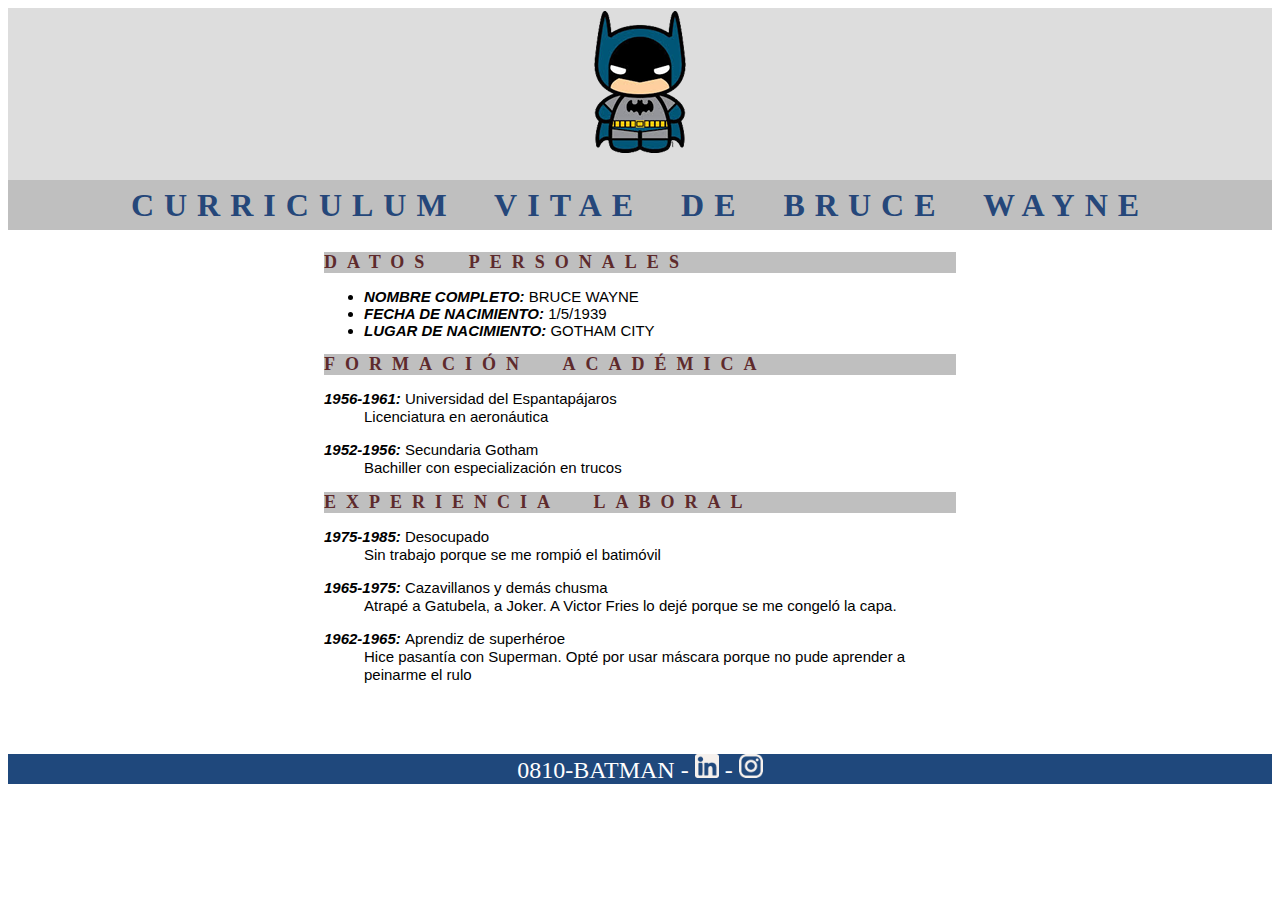
<file: C05/index.html>
<!DOCTYPE html>
<html lang="es">

<head>
    <meta charset="UTF-8">
    <meta http-equiv="X-UA-Compatible" content="IE=edge">
    <meta name="viewport" content="width=device-width, initial-scale=1.0">
    <link href="css/styles.css" rel="stylesheet">
    <title>Curriculum BATMAN</title>
</head>
<header>
    <img src="img/batman.png" alt="Imagen BATMAN">
    <h1>curriculum vitae de bruce wayne</h1>
</header>

<body>
    <section>
        <h2>datos personales</h2>
        <ul>
            <li><span>nombre completo: </span>bruce wayne</li>
            <li><span>fecha de nacimiento: </span>1/5/1939</li>
            <li><span>lugar de nacimiento: </span>gotham city</li>
        </ul>
    </section>
    <section>
        <h2>formación académica</h2>
        <dl>
            <dt><span>1956-1961: </span>Universidad del Espantapájaros</dt>
            <dd>Licenciatura en aeronáutica</dd>
        </dl>
        <dl>
            <dt><span>1952-1956: </span>Secundaria Gotham</dt>
            <dd>Bachiller con especialización en trucos</dd>
        </dl>
    </section>
    <section>
        <h2>experiencia laboral</h2>
        <dl>
            <dt><span>1975-1985: </span>Desocupado
            <dd>Sin trabajo porque se me rompió el batimóvil</dd>
            </dt>
        </dl>
        <dl>
            <dt><span>1965-1975: </span>Cazavillanos y demás chusma
            <dd>Atrapé a Gatubela, a Joker. A Victor Fries lo dejé porque se me congeló la capa.</dd>
            </dt>
        </dl>
        <dl>
            <dt><span>1962-1965: </span>Aprendiz de superhéroe
            <dd>Hice pasantía con Superman. Opté por usar máscara porque no pude aprender a peinarme el rulo</dd>
            </dt>
        </dl>
    </section>
</body>
<footer>
    <p> 0810-batman - <a href="https://www.linkedin.com/in/batman-bruce-wayne-43275131" target="_blank"> <img
                src="img/ico_linkedin.png" alt="Logo LinkedIn"></a> - <a
            href="https://www.linkedin.com/Batman?_l=es_ES" target="_blank"><img src="img/ico_instagram.png"
                alt="Logo Instagram"></a>
    </p>
</footer>

</html>
</file>
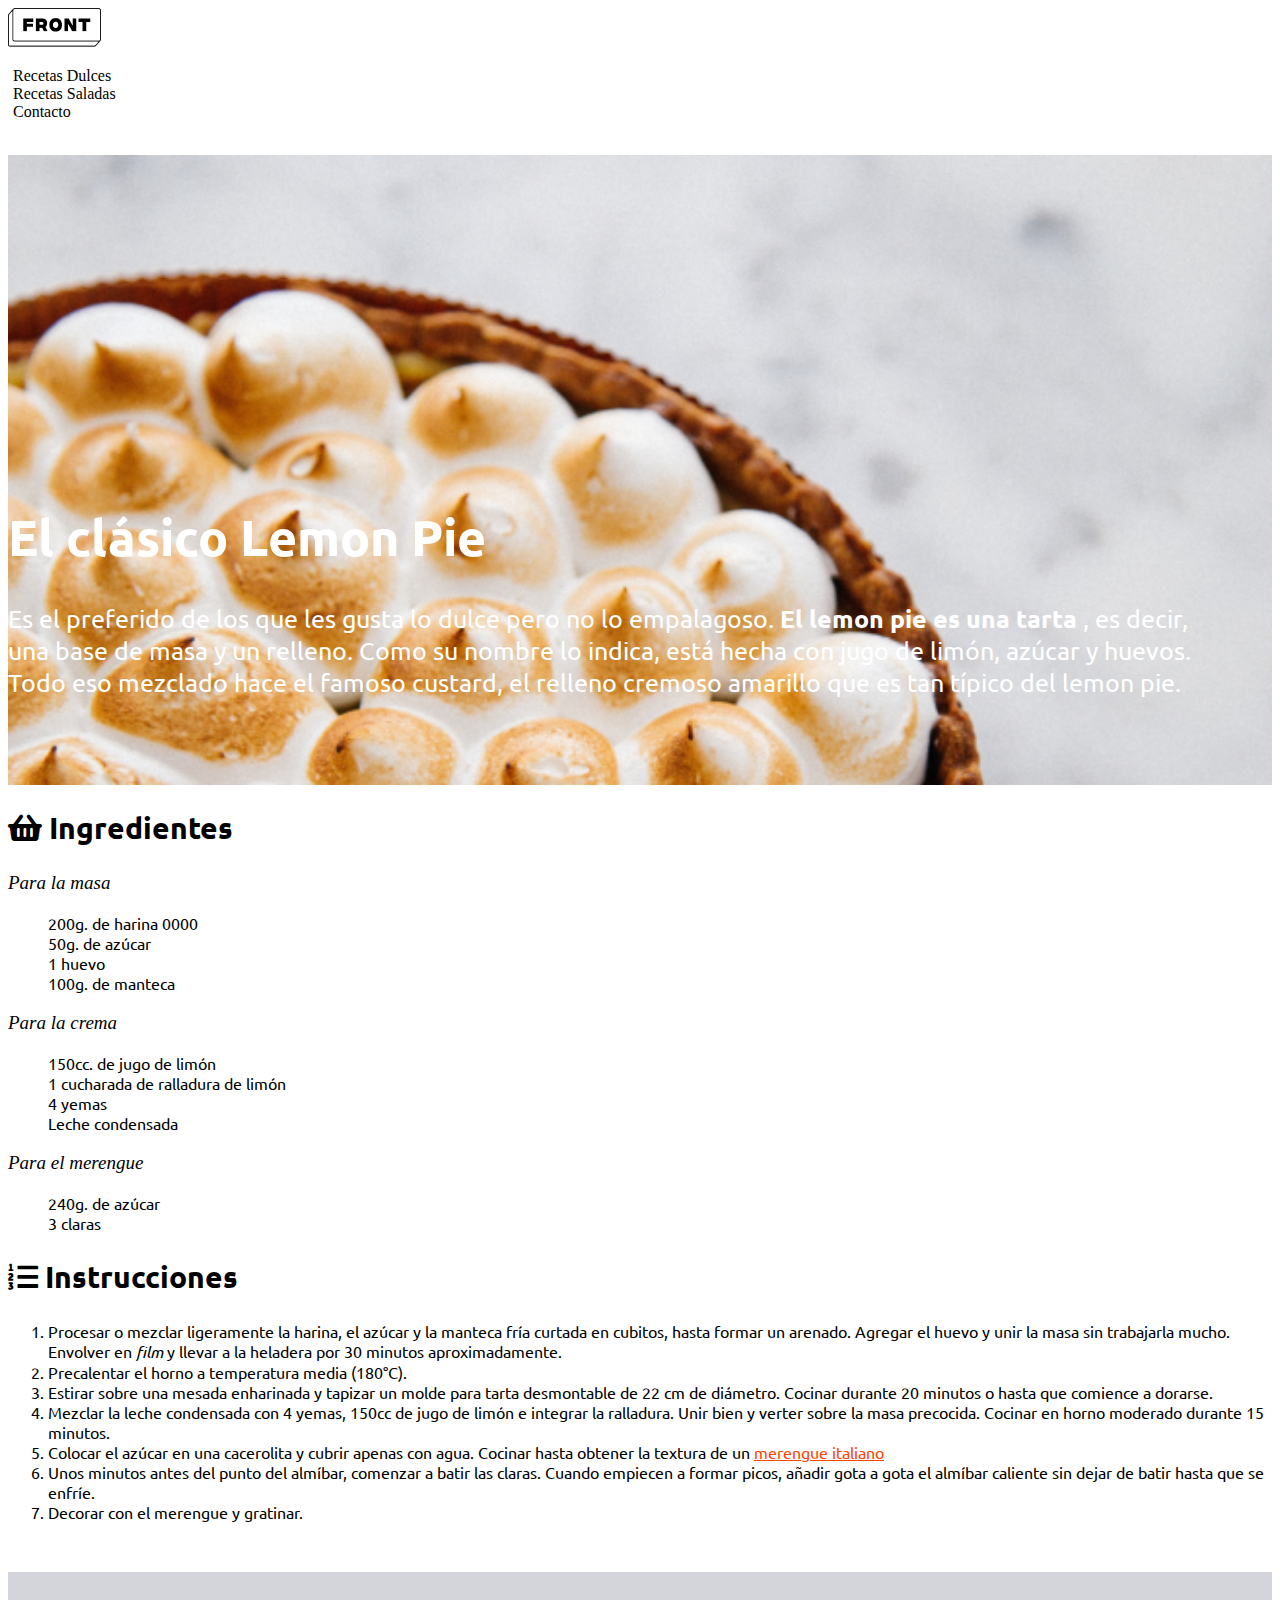
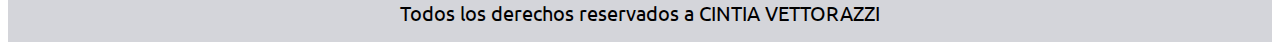
<file: C06/index.html>
<!DOCTYPE html>
<html lang="es">

<head>
    <meta charset="UTF-8">
    <meta http-equiv="X-UA-Compatible" content="IE=edge">
    <meta name="viewport" content="width=device-width, initial-scale=1.0">
    <link rel="stylesheet" href="https://use.fontawesome.com/releases/v5.15.2/css/all.css">
    <link rel="preconnect" href="https://fonts.gstatic.com">
    <link href="https://fonts.googleapis.com/css2?family=Ubuntu:wght@300;400&display=swap" rel="stylesheet">
    <link rel="stylesheet" href="css/styles.css">
    <title>El Clásico Lemon Pie RELOAD</title>
</head>

<body>
    <header>
        <a href="#index.html"> <img src="img/logo-front.png" alt="Logo de Front End"> </a>
        <nav>
            <ul>
                <li> <a href="https://es.tastemade.com/recetas/Recetas-de-Postres/" target="_blank">Recetas Dulces</a>
                </li>
                <li><a href="https://es.tastemade.com/recetas/Recetas-Saladas/" target="_blank">Recetas Saladas</a></li>
                <li> <a href="contacto.html" target="_blank">Contacto</a></li>
            </ul>
        </nav>
    </header>

    <main>
        <div class="img_lemon">
            <div class="titulo_pie">
                <h1>El clásico Lemon Pie</h1>
                <div>Es el preferido de los que les gusta lo dulce pero no lo empalagoso. <b>El lemon pie es una
                        tarta</b> ,
                    es
                    decir,
                    una base de masa y un relleno. Como su nombre lo indica, está hecha con jugo de limón, azúcar y
                    huevos.
                    Todo
                    eso mezclado hace el famoso custard, el relleno cremoso amarillo que es tan típico del
                    lemon
                    pie.
                </div>
            </div>
        </div>

        <section>
            <h2><i class="fas fa-shopping-basket"></i> Ingredientes</h2>
            <div>
                <dl>Para la masa</dl>
                <dt>
                    <dd>200g. de harina 0000</dd>
                    <dd>50g. de azúcar</dd>
                    <dd>1 huevo</dd>
                    <dd>100g. de manteca</dd>
                </dt>
            </div>
            <div>
                <dl>Para la crema</dl>
                <dt>
                    <dd>150cc. de jugo de limón</dd>
                    <dd>1 cucharada de ralladura de limón</dd>
                    <dd>4 yemas</dd>
                    <dd>Leche condensada</dd>
                </dt>
            </div>
            <div>
                <dl>Para el merengue</dl>
                <dt>
                    <dd>240g. de azúcar</dd>
                    <dd>3 claras</dd>
                </dt>
            </div>
        </section>
        <section>
            <h2><i class="fas fa-list-ol"></i> Instrucciones</h2>
            <ol>
                <li>Procesar o mezclar ligeramente la harina, el azúcar y la manteca fría curtada en cubitos, hasta
                    formar
                    un arenado. Agregar el huevo y unir la masa sin trabajarla mucho. Envolver en <em>film</em> y llevar
                    a
                    la heladera por 30 minutos aproximadamente.</li>
                <li>Precalentar el horno a temperatura media (180°C).</li>
                <li>Estirar sobre una mesada enharinada y tapizar un molde para tarta desmontable de 22 cm de diámetro.
                    Cocinar durante 20 minutos o hasta que comience a dorarse.</li>
                <li>Mezclar la leche condensada con 4 yemas, 150cc de jugo de limón e integrar la ralladura. Unir bien y
                    verter sobre la masa precocida. Cocinar en horno moderado durante 15 minutos.</li>
                <li>Colocar el azúcar en una cacerolita y cubrir apenas con agua. Cocinar hasta obtener la textura de un
                    <a href="https://www.recetasderechupete.com/como-preparar-merengue-italiano/13496/" target="_blank"> merengue italiano</a></li>
                <li>Unos minutos antes del punto del almíbar, comenzar a batir las claras. Cuando empiecen a formar
                    picos,
                    añadir gota a gota el almíbar caliente sin dejar de batir hasta que se enfríe.</li>
                <li>Decorar con el merengue y gratinar.</li>
            </ol>
        </section>
    </main>
    <footer>
        <p>Todos los derechos reservados a CINTIA VETTORAZZI</p>
    </footer>
</body>

</html>
</file>
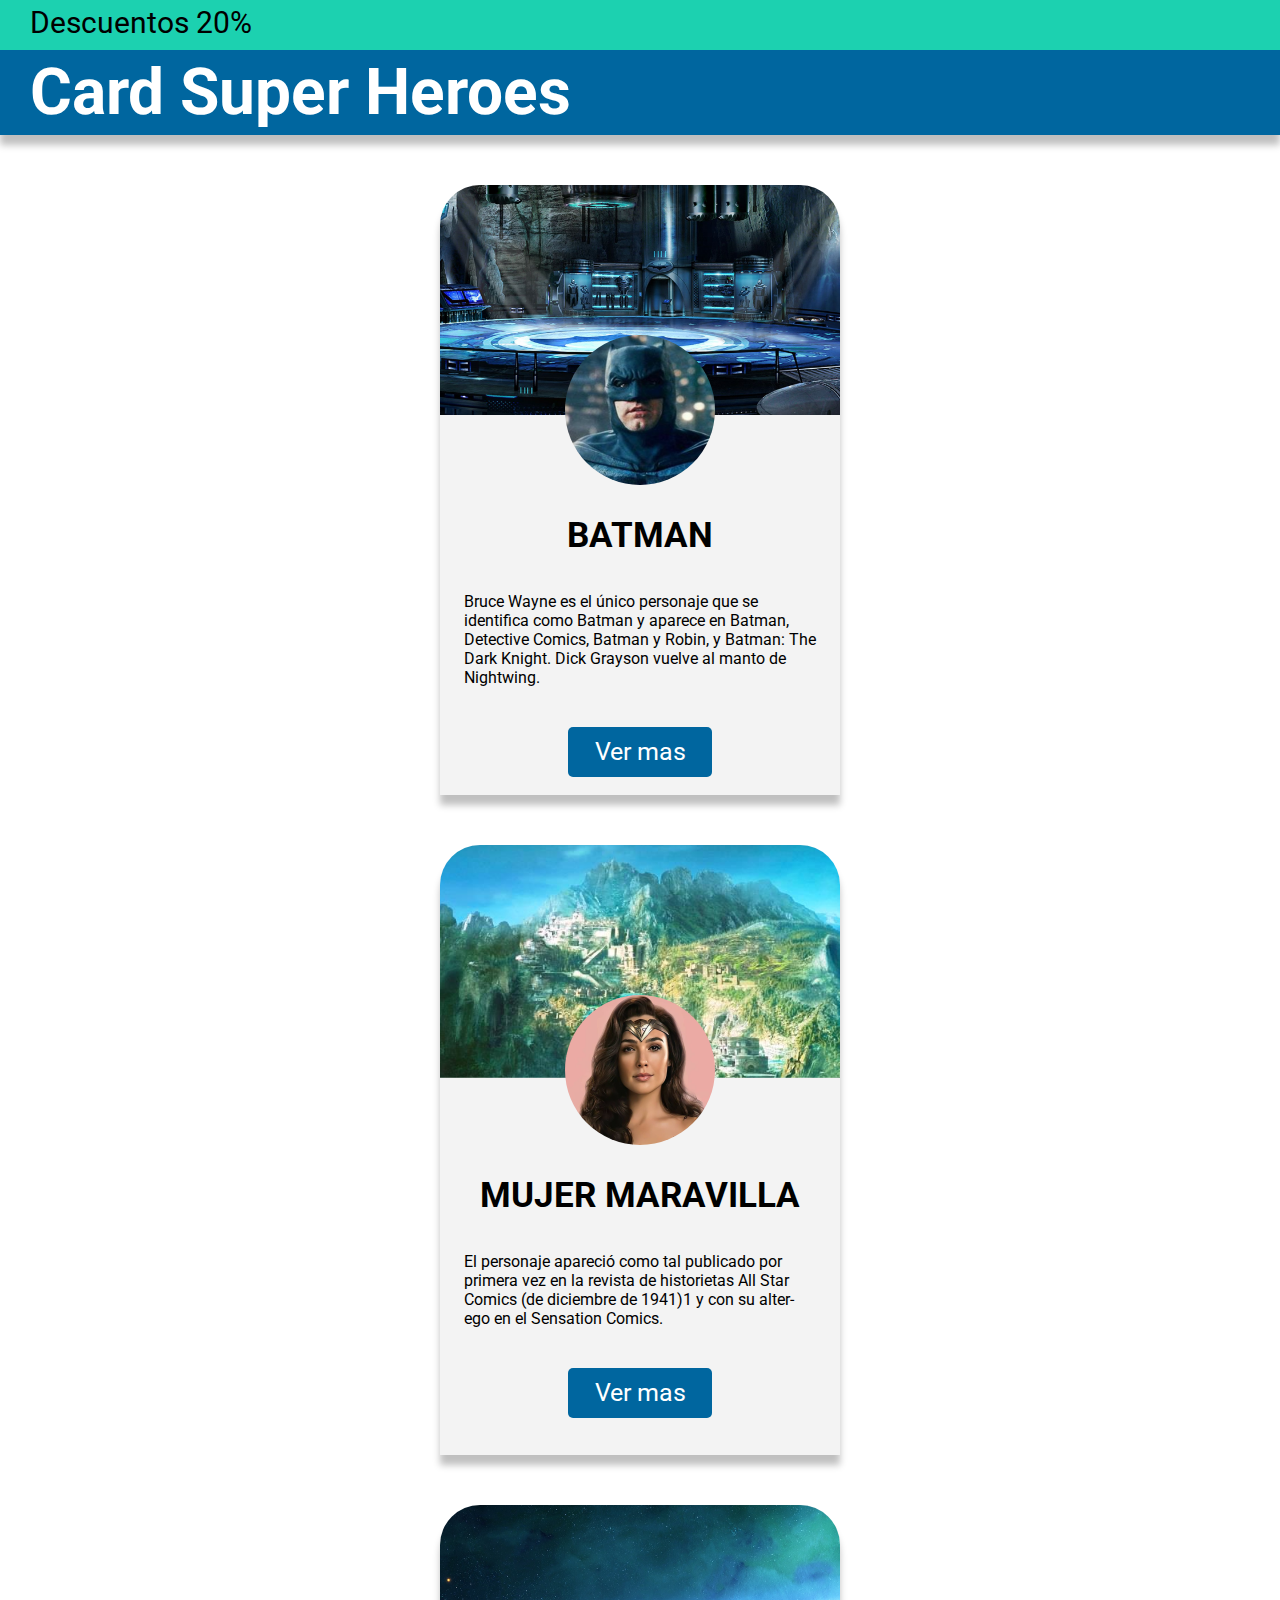
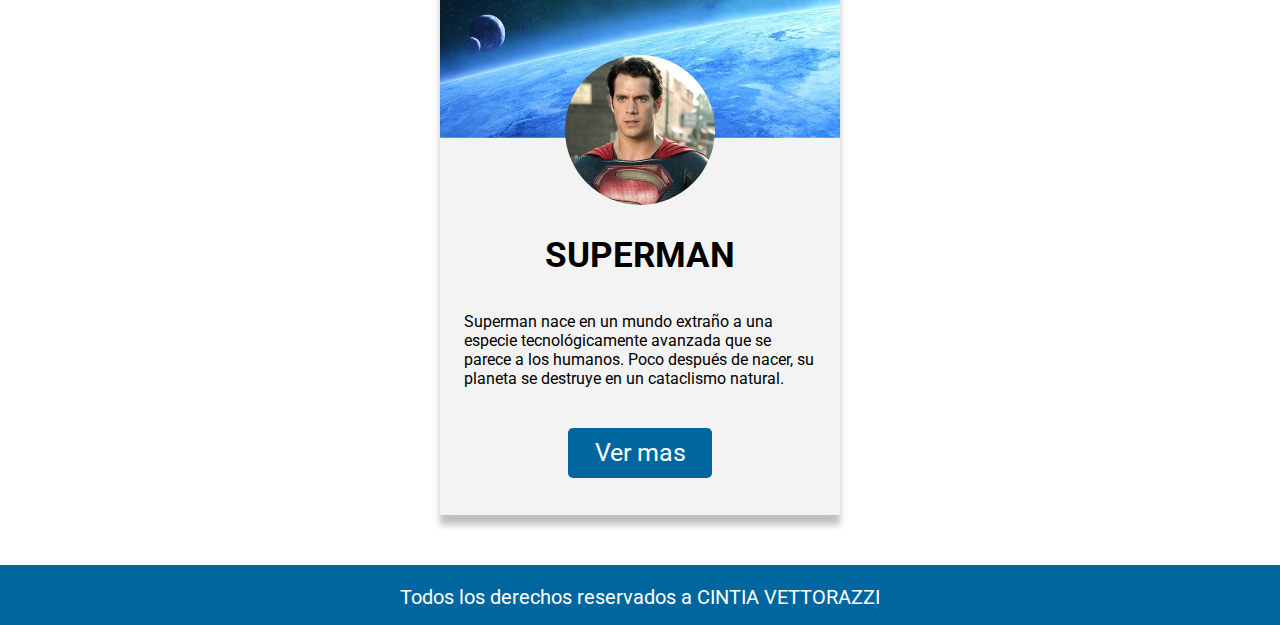
<file: C07/index.html>
<!DOCTYPE html>
<html lang="es" style="scroll-behavior: smooth">
<head>
    <meta charset="UTF-8">
    <meta http-equiv="X-UA-Compatible" content="IE=edge">
    <meta name="description" content="Cards Super Heroes">
    <title>Card Super Heroes</title>
    <link href="https://fonts.googleapis.com/css2?family=Roboto&display=swap" rel="stylesheet">
    <link rel="stylesheet" href="https://cdnjs.cloudflare.com/ajax/libs/font-awesome/5.15.3/css/all.min.css"
        integrity="sha512-iBBXm8fW90+nuLcSKlbmrPcLa0OT92xO1BIsZ+ywDWZCvqsWgccV3gFoRBv0z+8dLJgyAHIhR35VZc2oM/gI1w=="
        crossorigin="anonymous" />
    <link rel="stylesheet" href="css/styles.css">
</head>

<body>
    <div class="descuento">
        <p>descuentos 20%</p>
    </div>
    <header class="sticky">
        <h1>card super heroes</h1>
    </header>
    <main>
        <i class="fas fa-plus-circle"></i> <!-- circulo "mas" a la derecha, fijo -->
        
        <div class="card"> <!--Contenedor/tarjeta-->
            <i class="fas fa-heart"></i>
            <img class="FotoPortada" src="img/portada_batman.png" alt="fondo de Batman"> <!--Fondo tarjeta (portada)-->
            <img class="FotoPerfil" src="img/batman.png" alt="foto de perfil de Batman"> <!--Cara superheroe-->
            <div class="ContenidoCard"> <!--Contenedor/escrito-->
                <h2 class="Batman">batman</h2>
                <p class="descripcion">Bruce Wayne es el único personaje que se identifica como Batman y aparece en Batman, Detective
                    Comics, Batman y Robin, y Batman: The Dark Knight. Dick Grayson vuelve al manto de Nightwing.
                </p>
                <a class="boton" href="https://es.wikipedia.org/wiki/Batman" target="_blank">Ver mas</a> <!--"Boton" de ver mas info-->
            </div>
        </div>

        <div class="card"> <!--Contenedor/tarjeta-->
            <i class="fas fa-heart"></i>
            <img class="FotoPortada" src="img/portada_mujerMaravilla.png" alt="fondo de Mujer Maravilla"> <!--Fondo tarjeta (portada)-->
            <img class="FotoPerfil" src="img/mujer_maravilla.png" alt="foto de perfil de Mujer Maravilla"> <!--Cara superheroe-->
            <div class="ContenidoCard"> <!--Contenedor/escrito-->
                <h2 class="MujerMaravilla">mujer maravilla</h2>
                <p class="descripcion">El personaje apareció como tal publicado por primera vez en la revista de historietas All Star Comics
                    (de diciembre de 1941)1​ y con su alter-ego en el Sensation Comics.
                </p>
                <a class="boton" href="https://es.wikipedia.org/wiki/Mujer_Maravilla" target="_blank">Ver mas</a> <!--"Boton" de ver mas info-->
            </div>
        </div>

        <div class="card"> <!--Contenedor/tarjeta-->
            <i class="fas fa-heart"></i>
            <img class="FotoPortada" src="img/portada_superman.png" alt="fondo de Superman"> <!--Fondo tarjeta (portada)-->
            <img class="FotoPerfil" src="img/superman.png" alt="foto de perfil de Superman"> <!--Cara superheroe-->
            <div class="ContenidoCard"> <!--Contenedor/escrito-->
                <h2 class="Superman">superman</h2>
                <p class="descripcion">Superman nace en un mundo extraño a una especie tecnológicamente avanzada que se parece a los
                    humanos. Poco después de nacer, su planeta se destruye en un cataclismo natural.
                </p>
                <a class="boton" href="https://es.wikipedia.org/wiki/Superman" target="_blank">Ver mas</a> <!--"Boton" de ver mas info-->
            </div>
        </div>
    
        <footer class="PiePagina">
            <p>Todos los derechos reservados a CINTIA VETTORAZZI </p>
        </footer>
    </main>
</body>

</html>
</file>
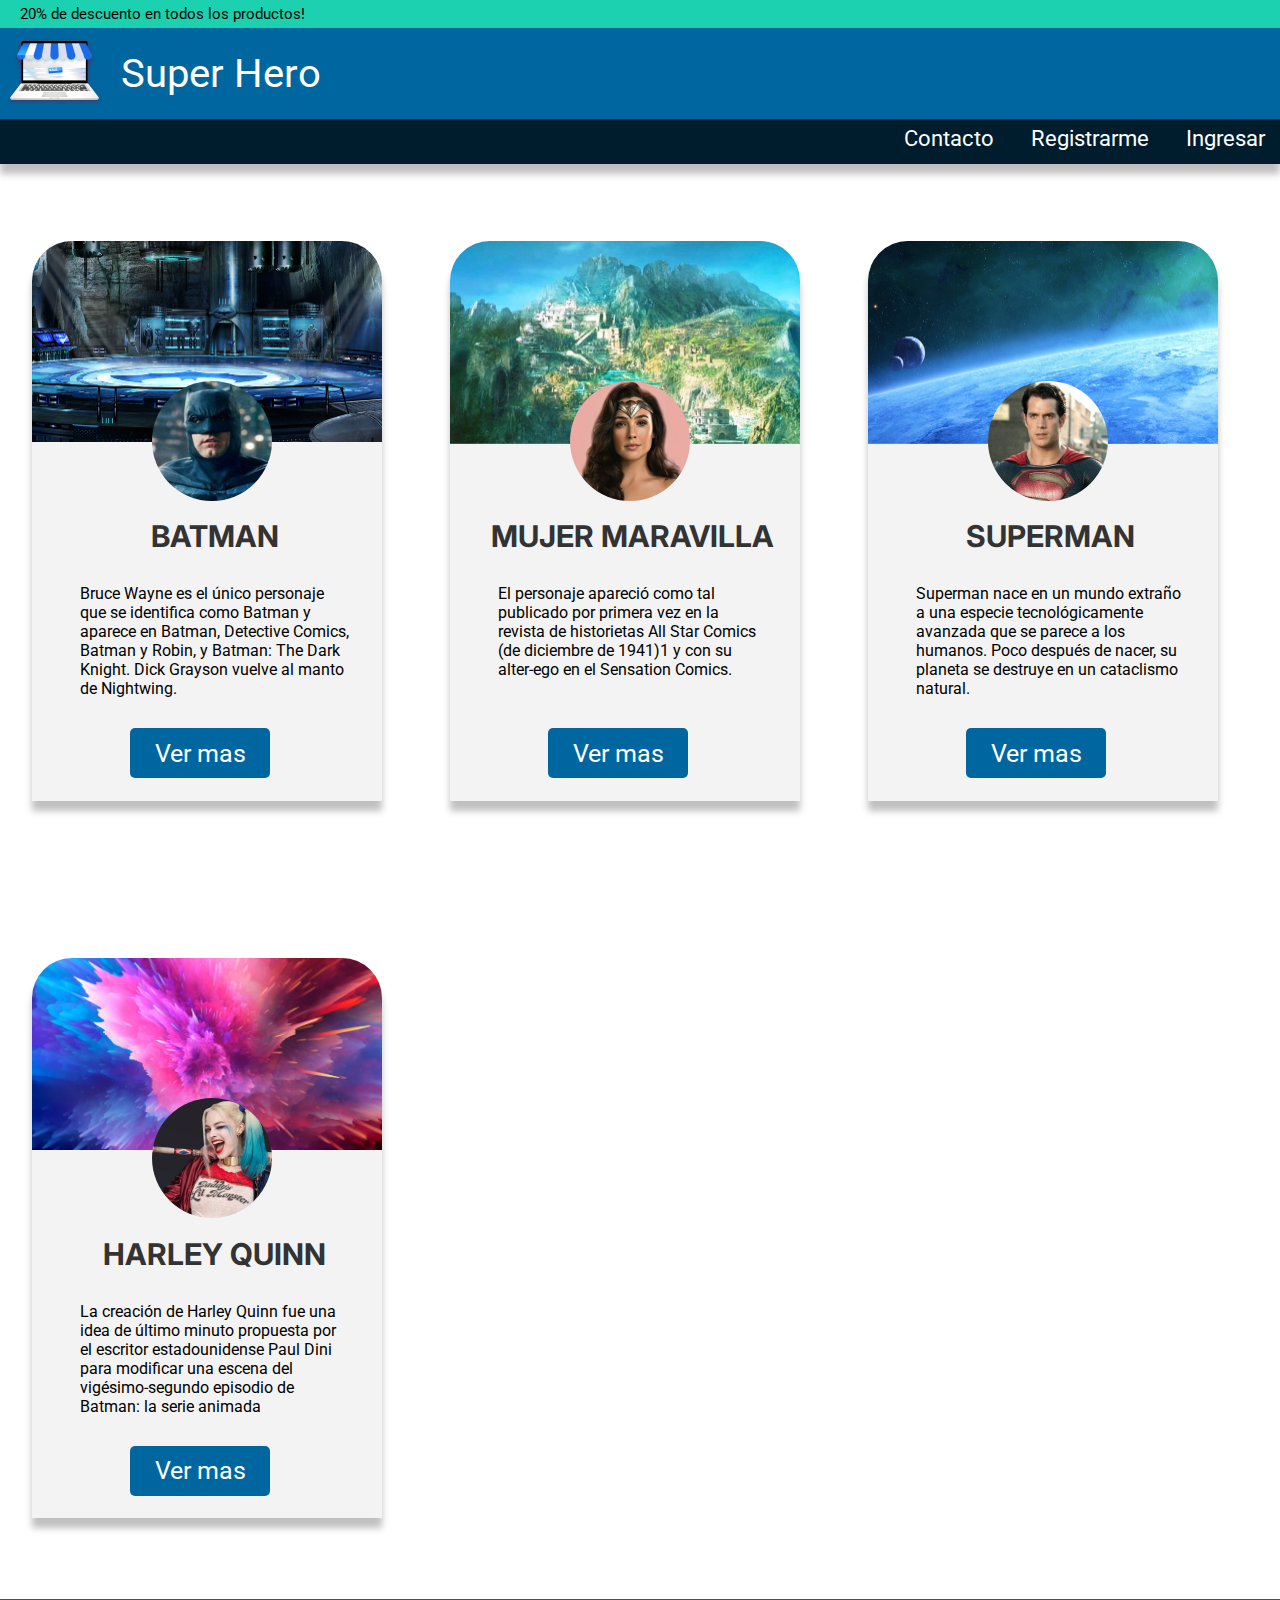
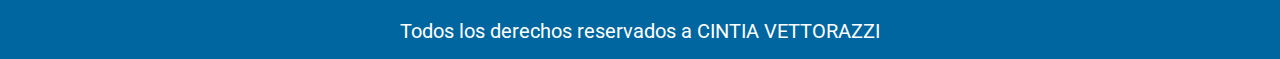
<file: C09/index.html>
<!DOCTYPE html>
<html lang="es" style="scroll-behavior: smooth">
<head>
    <meta charset="UTF-8">
    <meta http-equiv="X-UA-Compatible" content="IE=edge">
    <meta name="description" content="Cards Super Heroes">
    <title>Card Super Heroes</title>
    <link rel="preconnect" href="https://fonts.gstatic.com">
    <link href="https://fonts.googleapis.com/css2?family=Inter:wght@700&family=Karla:wght@400;700&family=Roboto:wght@400;700&display=swap" rel="stylesheet">
    <link rel="stylesheet" href="https://cdnjs.cloudflare.com/ajax/libs/font-awesome/5.15.3/css/all.min.css"
        integrity="sha512-iBBXm8fW90+nuLcSKlbmrPcLa0OT92xO1BIsZ+ywDWZCvqsWgccV3gFoRBv0z+8dLJgyAHIhR35VZc2oM/gI1w=="
        crossorigin="anonymous" />
    <link rel="stylesheet" href="css/styles.css">
</head>
<body>
    <div class="descuento">
        <p>20% de descuento en todos los productos!</p>
    </div>
    <header class="sticky">
        <img class="logoTienda" src="img/logoTienda.png" alt="Logo de la tienda">
        <h1>super hero</h1>
        <nav class="navegador">
            <ul>
                <li><a href="contacto.html" target="_blank">contacto</a> </li>
                <li><a href="register.html" target="_blank">registrarme</a></li>
                <li><a href="login.html" target="_blank">ingresar</a></li>
            </ul>
        </nav>
    </header>
    <main>
        <a href="formulario.html" target="_blank"><i class="fas fa-plus-circle circuloFijo"></i></a> <!-- circulo "mas" a la derecha, fijo -->
        <div class="card">
            <!--Contenedor/tarjeta-->
            <i class="fas fa-heart corazon"></i>
            <img class="FotoPortada" src="img/portada_batman.png" alt="fondo de Batman">
            <!--Fondo tarjeta (portada)-->
            <img class="FotoPerfil" src="img/batman.png" alt="foto de perfil de Batman">
            <!--Cara superheroe-->
            <div class="ContenidoCard">
                <!--Contenedor/escrito-->
                <h2 class="Batman">batman</h2>
                <p class="descripcion">Bruce Wayne es el único personaje que se identifica como Batman y aparece en
                    Batman, Detective
                    Comics, Batman y Robin, y Batman: The Dark Knight. Dick Grayson vuelve al manto de Nightwing.
                </p>
            </div>
            <a class="boton" href="https://es.wikipedia.org/wiki/Batman" target="_blank">Ver mas</a>
            <!--"Boton" de ver mas info-->
        </div>
        <div class="card">
            <!--Contenedor/tarjeta-->
            <i class="fas fa-heart corazon"></i>
            <img class="FotoPortada" src="img/portada_mujerMaravilla.png" alt="fondo de Mujer Maravilla">
            <!--Fondo tarjeta (portada)-->
            <img class="FotoPerfil" src="img/mujer_maravilla.png" alt="foto de perfil de Mujer Maravilla">
            <!--Cara superheroe-->
            <div class="ContenidoCard">
                <!--Contenedor/escrito-->
                <h2 class="MujerMaravilla">mujer maravilla</h2>
                <p class="descripcion">El personaje apareció como tal publicado por primera vez en la revista de
                    historietas All Star Comics
                    (de diciembre de 1941)1​ y con su alter-ego en el Sensation Comics.
                </p>
            </div>
            <a class="boton" href="https://es.wikipedia.org/wiki/Mujer_Maravilla" target="_blank">Ver mas</a>
            <!--"Boton" de ver mas info-->
        </div>
        <div class="card">
            <!--Contenedor/tarjeta-->
            <i class="fas fa-heart corazon"></i>
            <img class="FotoPortada" src="img/portada_superman.png" alt="fondo de Superman">
            <!--Fondo tarjeta (portada)-->
            <img class="FotoPerfil" src="img/superman.png" alt="foto de perfil de Superman">
            <!--Cara superheroe-->
            <div class="ContenidoCard">
                <!--Contenedor/escrito-->
                <h2 class="Superman">superman</h2>
                <p class="descripcion">Superman nace en un mundo extraño a una especie tecnológicamente avanzada que se
                    parece a los
                    humanos. Poco después de nacer, su planeta se destruye en un cataclismo natural.
                </p>
            </div>
            <a class="boton" href="https://es.wikipedia.org/wiki/Superman" target="_blank">Ver mas</a>
            <!--"Boton" de ver mas info-->
        </div>
        <div class="card">
            <!--Contenedor/tarjeta-->
            <i class="fas fa-heart corazon"></i>
            <img class="FotoPortada" src="img/portada_harleyQuinn.png" alt="fondo de Harley Quinn">
            <!--Fondo tarjeta (portada)-->
            <img class="FotoPerfil" src="img/harley_quinn.png" alt="foto de perfil de Harley Quinn">
            <!--Cara superheroe-->
            <div class="ContenidoCard">
                <!--Contenedor/escrito-->
                <h2 class="HarleyQuinn">harley quinn</h2>
                <p class="descripcion">La creación de Harley Quinn fue una idea de último minuto propuesta por el
                    escritor estadounidense Paul Dini para modificar una escena del vigésimo-segundo episodio de Batman:
                    la serie animada
                </p>
            </div>
            <a class="boton" href="detail.html" target="_blank">Ver mas</a>
            <!--"Boton" de ver mas info-->
        </div>
    </main>
    <footer class="PiePagina">
        <p>Todos los derechos reservados a CINTIA VETTORAZZI </p>
    </footer>
</body>
</html>
</file>
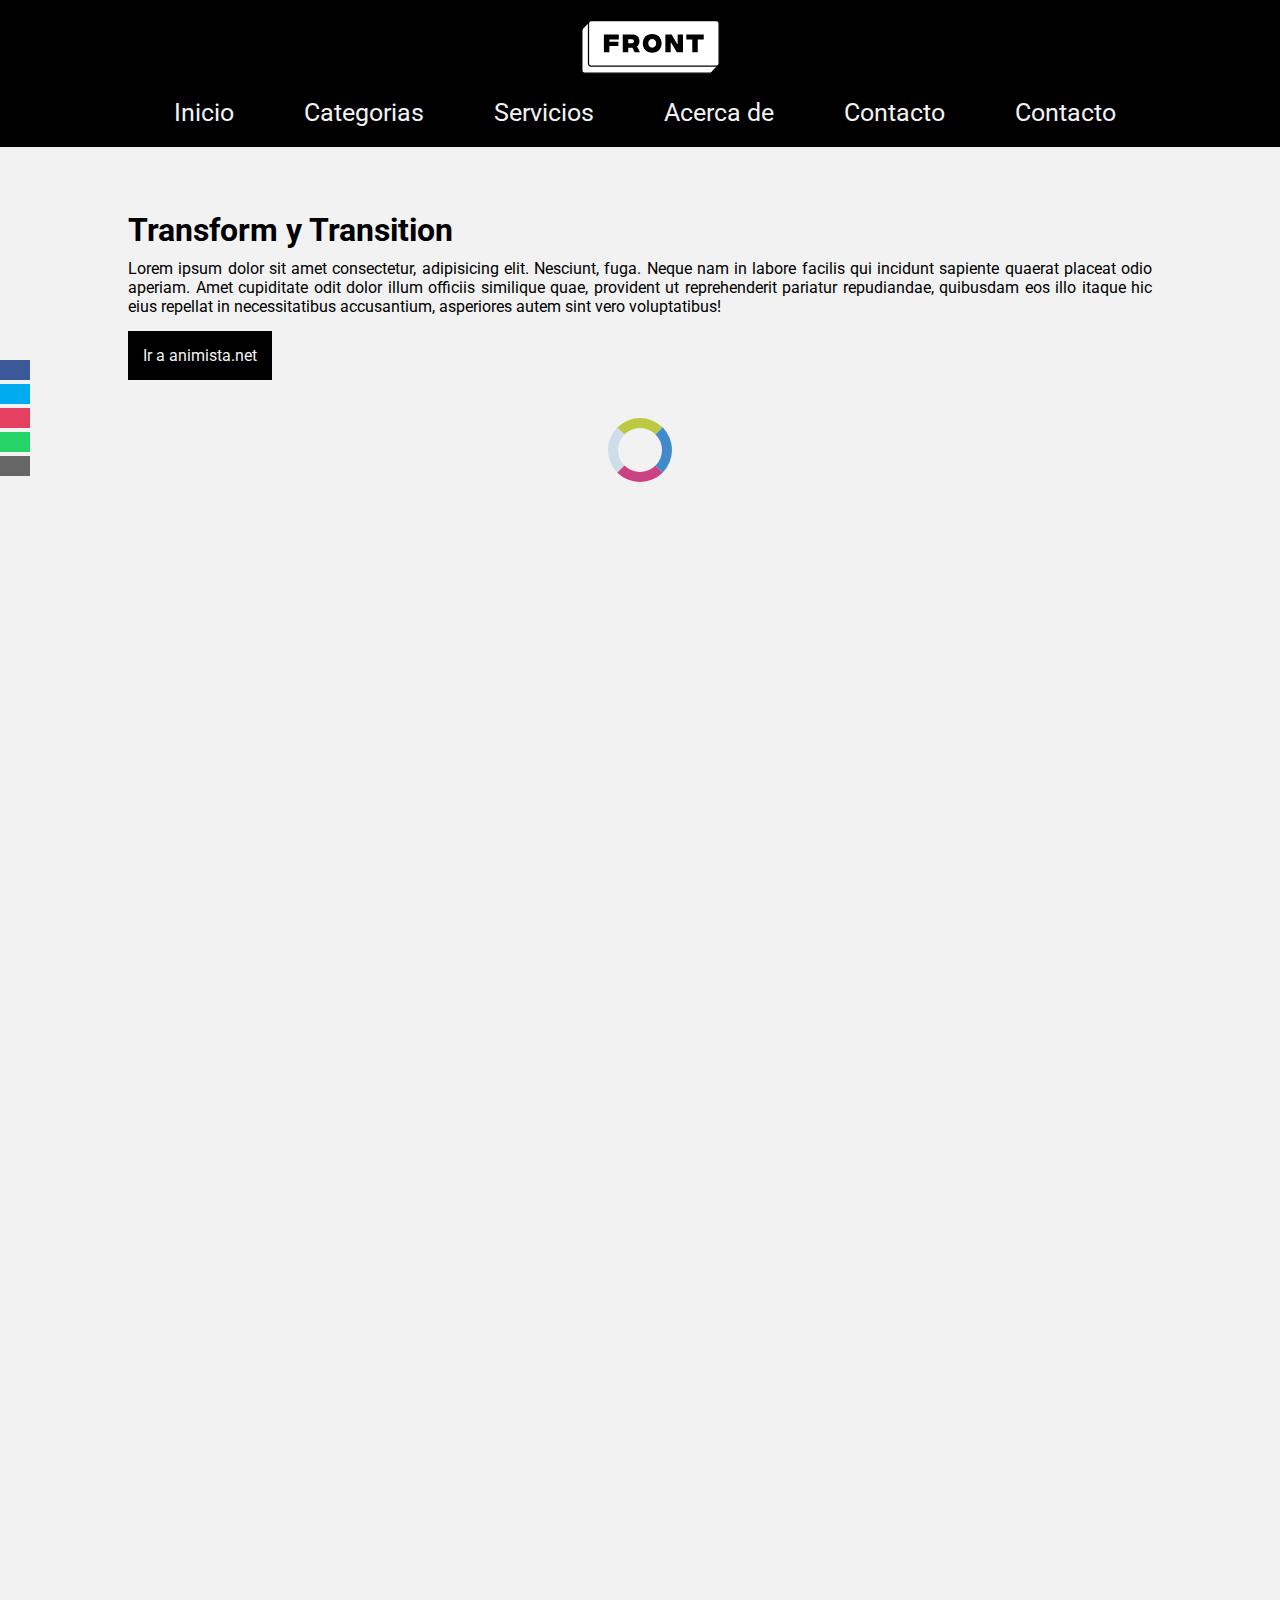
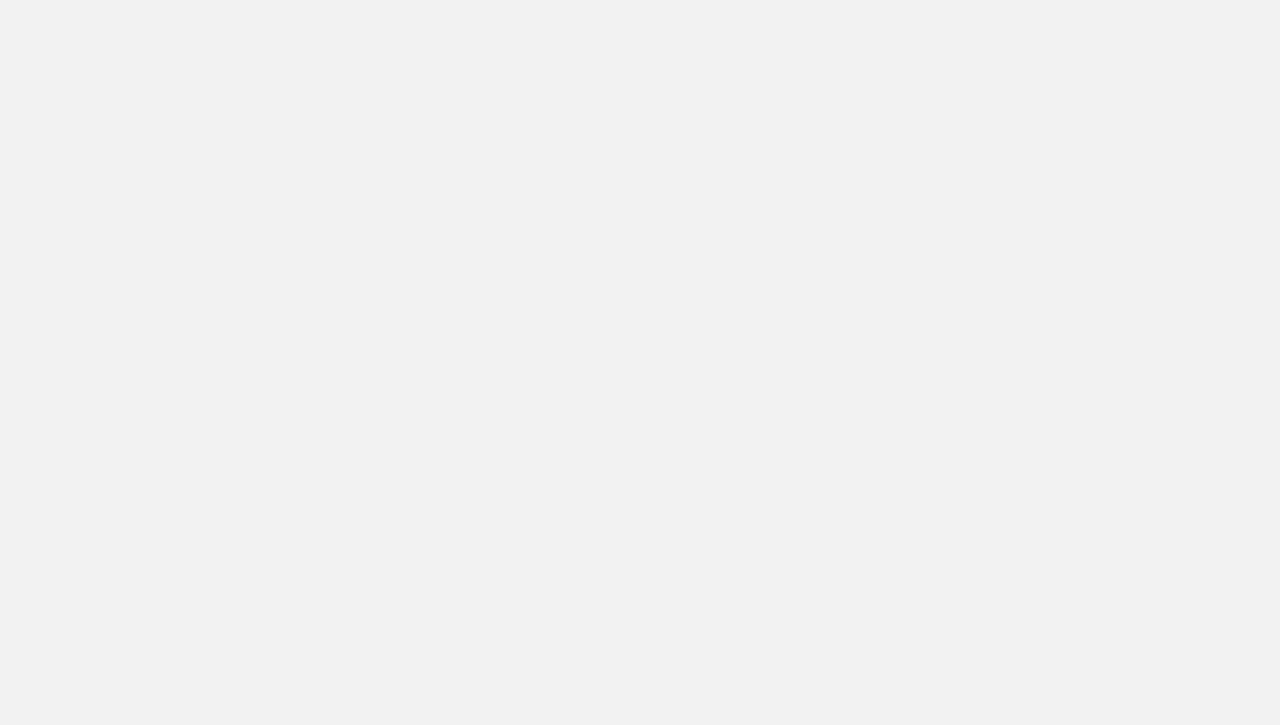
<file: C12/index.html>
<!DOCTYPE html>
<html lang="es">
<head>
    <meta charset="UTF-8">
    <meta http-equiv="X-UA-Compatible" content="IE=edge">
    <meta name="viewport" content="width=device-width, initial-scale=1.0">
    <title>CSS avanzado</title>
    <link rel="stylesheet" href="https://use.fontawesome.com/releases/v5.15.3/css/all.css" integrity="sha384-SZXxX4whJ79/gErwcOYf+zWLeJdY/qpuqC4cAa9rOGUstPomtqpuNWT9wdPEn2fk" crossorigin="anonymous">
    <!-- <link rel="stylesheet" href="./css/style.css"> -->
    <link rel="stylesheet" href="css/style._enclacecss.css">

</head>
<body >
    <header>
        <img class="logo" src="img/logo.svg" alt="">
		<nav>
			<ul>
				<li><a href="#">Inicio</a></li>
				<li><a href="#">Categorias</a></li>
				<li><a href="#">Servicios</a></li>
				<li><a href="#">Acerca de</a></li>
                <li><a href="#">Contacto</a></li>
                <li><a href="#">Contacto</a></li>

			</ul>
		</nav>
	</header>
    <aside class="social">
		<ul>
			<li><a href="#" target="_blank" class="icon-facebook"><i class="fab fa-facebook"></i></a></li>
			<li><a href="#" target="_blank" class="icon-twitter"><i class="fab fa-twitter"></i></a></li>
			<li><a href="#" target="_blank" class="icon-instagram"><i class="fas fa-camera"></i></a></li>
			<li><a href="#" target="_blank" class="icon-whatsapp"><i class="fas fa-comment"></i></a></li>
			<li><a href="mailto:lromiglia@digitalhouse.com" class="icon-mail"><i class="fas fa-envelope"></i></a></li>
		</ul>
    </aside>
    <section class="container ">
        <div class="box"></div>
        <h1>Transform y Transition</h1>
        <p>Lorem ipsum dolor sit amet consectetur, adipisicing elit. Nesciunt, fuga. Neque nam in labore facilis qui incidunt sapiente quaerat placeat odio aperiam. Amet cupiditate odit dolor illum officiis similique quae, provident ut reprehenderit pariatur repudiandae, quibusdam eos illo itaque hic eius repellat in necessitatibus accusantium, asperiores autem sint vero voluptatibus!</p>
        <a href="https://animista.net/" target="_blank">Ir a animista.net</a>
        <br><br><br><br><br><br><br><br><br><br><br><br><br><br><br><br><br><br><br><br><br><br><br><br><br><br><br><br><br><br><br><br><br><br><br><br><br><br><br><br><br><br><br><br><br><br><br><br><br><br><br><br><br><br><br><br><br><br><br><br><br><br><br><br><br><br><br><br><br><br><br><br><br><br><br><br><br><br><br><br><br><br><br><br><br><br><br><br><br><br><br><br><br><br><br><br><br><br><br><br>
    </section>
  <span class="spinner"></span>  

  
</body>
</html>
</file>
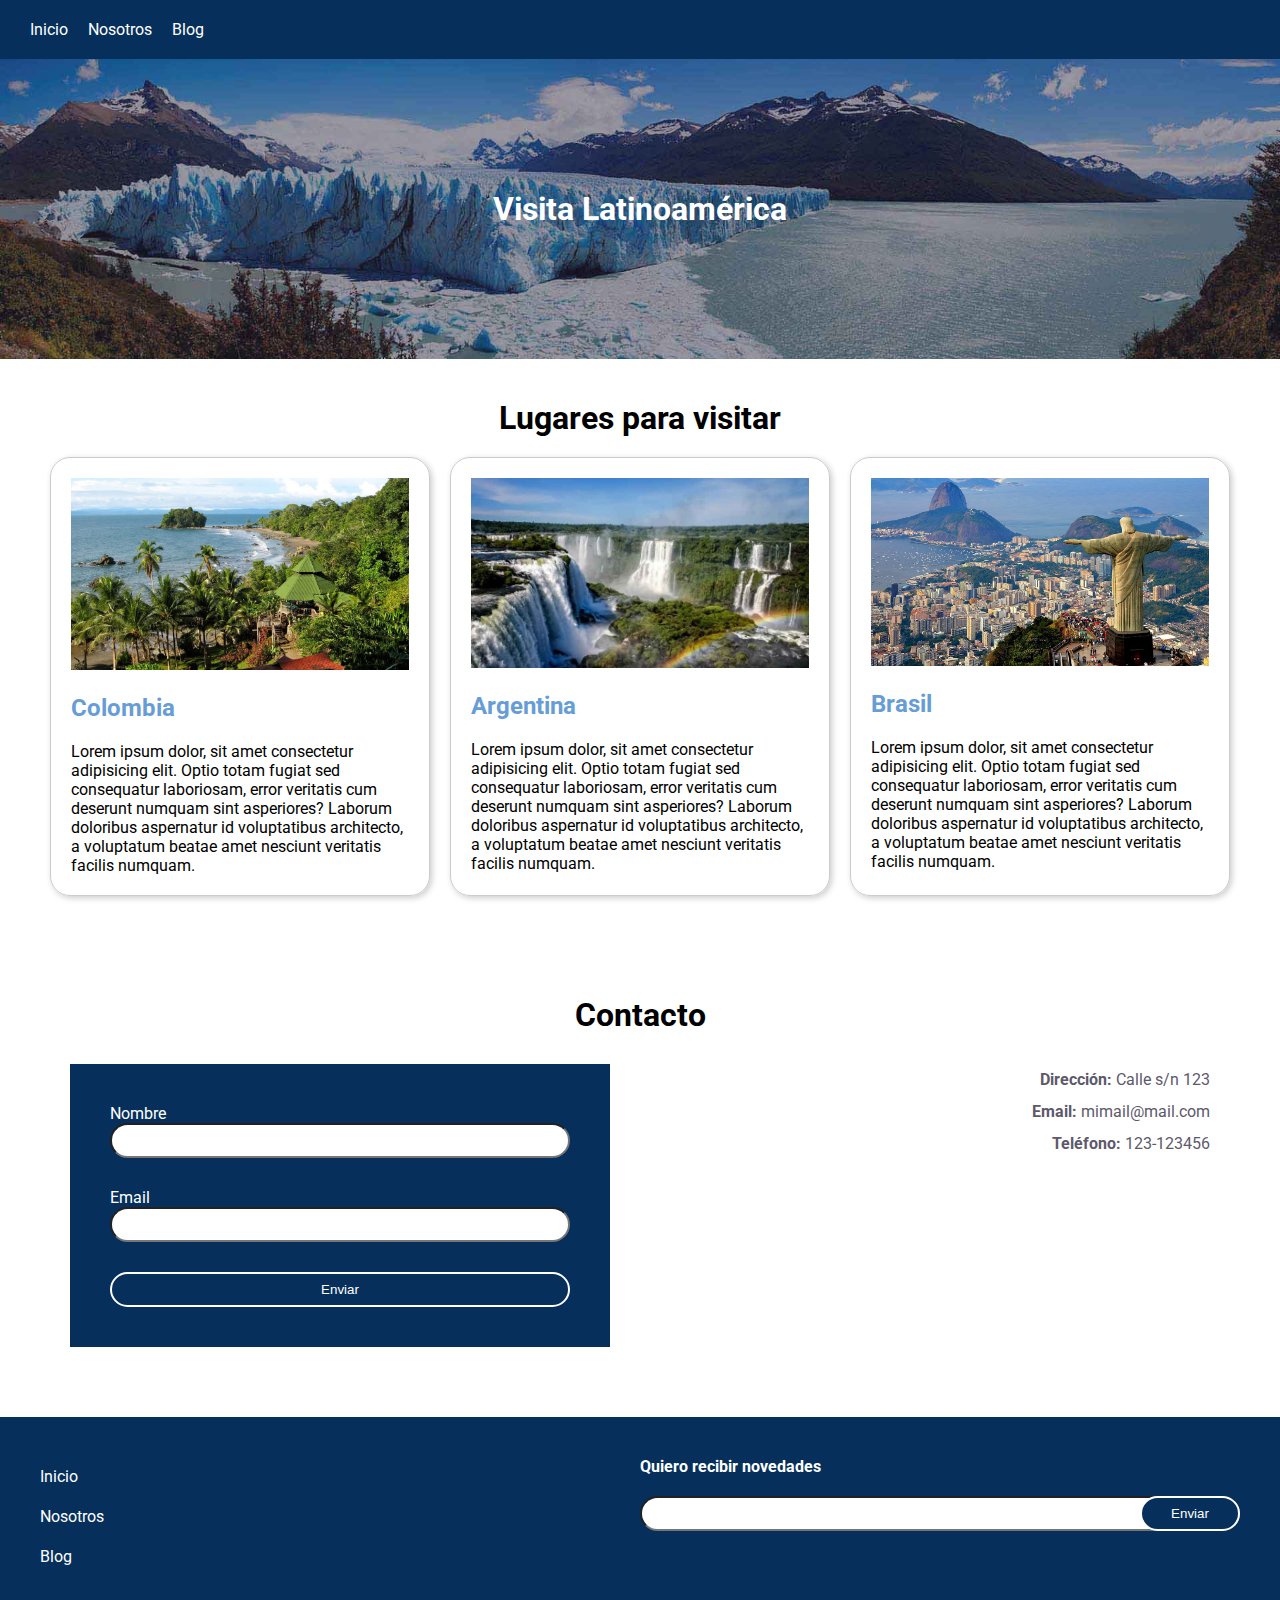
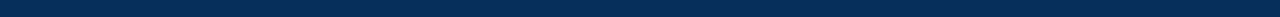
<file: C13/index.html>
<!DOCTYPE html>
<html lang="es">

<head>
    <meta charset="UTF-8">
    <meta name="viewport" content="width=device-width, initial-scale=1.0">
    <title>Responsive</title>
    <link rel="stylesheet" href="css/estilos.css">
</head>

<body>
    <header>
        <nav>
            <ul>
                <li><a href="">Inicio</a></li>
                <li><a href="">Nosotros</a></li>
                <li><a href="">Blog</a></li>
            </ul>
        </nav>
        <div class="bg-header">
            <h1>Visita Latinoamérica</h1>
        </div>
    </header>
    <main>
        <section id="card-section">
            <h2>Lugares para visitar</h2>
            <div>
                <div class="card">
                    <img src="img/colombia.jpeg" alt="">
                    <h3>Colombia</h3>
                    <p>Lorem ipsum dolor, sit amet consectetur adipisicing elit. Optio totam fugiat sed consequatur
                        laboriosam, error veritatis cum deserunt numquam sint asperiores? Laborum doloribus aspernatur
                        id
                        voluptatibus architecto, a voluptatum beatae amet nesciunt veritatis facilis numquam.</p>
                </div>
                <div class="card">
                    <img src="img/argentina.jpeg" alt="">
                    <h3>Argentina</h3>
                    <p>Lorem ipsum dolor, sit amet consectetur adipisicing elit. Optio totam fugiat sed consequatur
                        laboriosam, error veritatis cum deserunt numquam sint asperiores? Laborum doloribus aspernatur
                        id
                        voluptatibus architecto, a voluptatum beatae amet nesciunt veritatis facilis numquam.</p>
                </div>
                <div class="card">
                    <img src="img/brasil.jpeg" alt="">
                    <h3>Brasil</h3>
                    <p>Lorem ipsum dolor, sit amet consectetur adipisicing elit. Optio totam fugiat sed consequatur
                        laboriosam, error veritatis cum deserunt numquam sint asperiores? Laborum doloribus aspernatur
                        id
                        voluptatibus architecto, a voluptatum beatae amet nesciunt veritatis facilis numquam.</p>
                </div>
            </div>
        </section>
        <section>
            <h2>Contacto</h2>
            <div>
             
                <div class="formulario">

                    <form action="">
                        <label for="nombre">Nombre</label>
                        <input type="text" id="nombre">
                        <label for="email">Email</label>
                        <input type="text" id="email">
                        <input type="submit" value="Enviar">
                    </form>
                </div>
                <div class="contacto">
                    <p><span>Dirección:</span> Calle s/n 123</p>
                    <p><span>Email:</span>  mimail@mail.com</p>
                    <p><span>Teléfono:</span>  123-123456</p>
                </div>
            </div>
        </section>
    </main>
    <footer>
        <div>
            <ul>
                <li><a href="">Inicio</a></li>
                <li><a href="">Nosotros</a></li>
                <li><a href="">Blog</a></li>
            </ul>
        </div>
        <div>
            <h4>Quiero recibir novedades</h4>
            <div class="news-letter">            <input type="text"><input type="submit" value="Enviar">
            </div>
        </div>
    </footer>
</body>

</html>
</file>
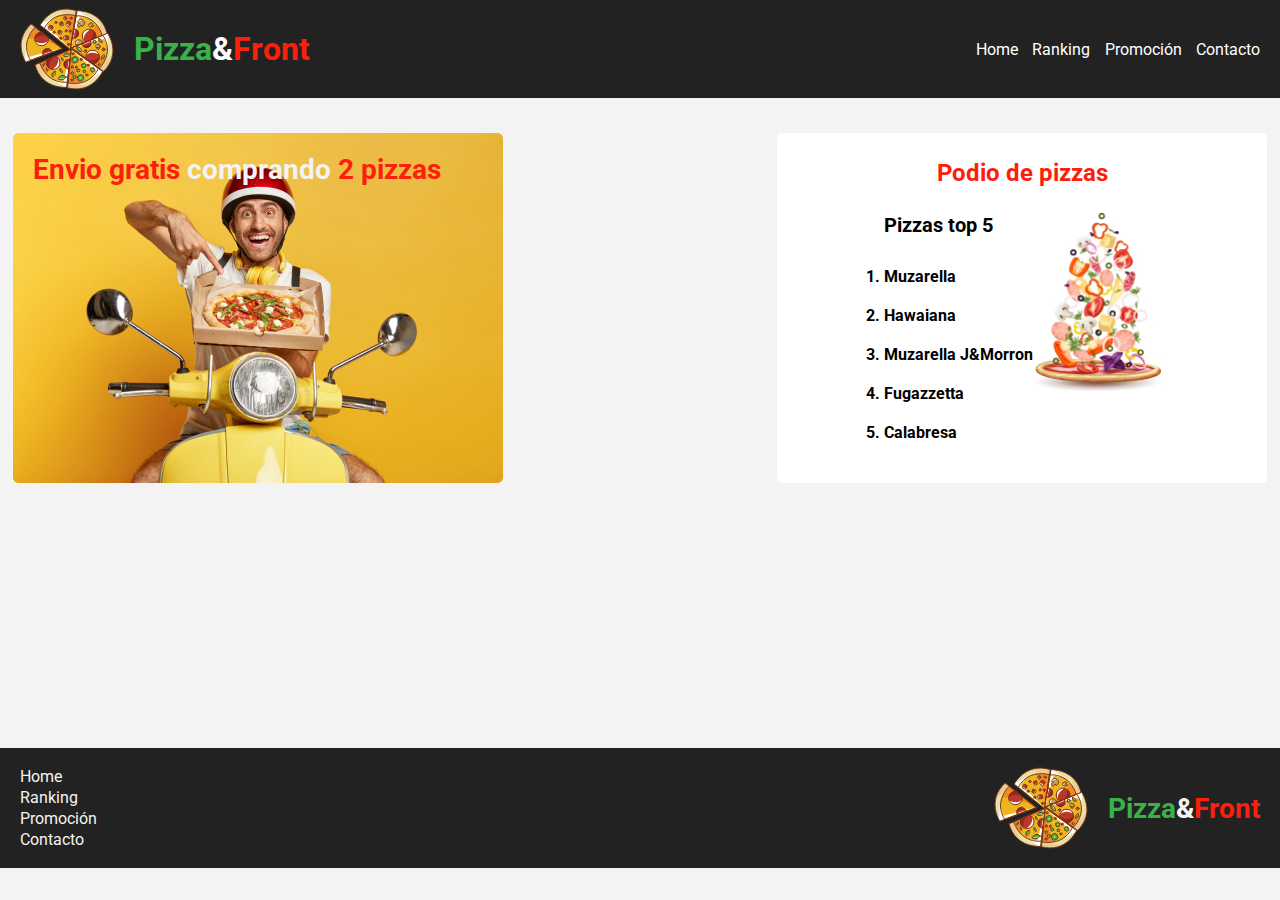
<file: C14/index.html>
<!DOCTYPE html>
<html lang="es">
  <head>
    <meta charset="UTF-8" />
    <meta http-equiv="X-UA-Compatible" content="IE=edge" />
    <meta name="viewport" content="width=device-width, initial-scale=1.0" />
    <title>Pizza Front</title>
    <link rel="stylesheet" href="https://cdnjs.cloudflare.com/ajax/libs/font-awesome/5.15.3/css/all.min.css"
    integrity="sha512-iBBXm8fW90+nuLcSKlbmrPcLa0OT92xO1BIsZ+ywDWZCvqsWgccV3gFoRBv0z+8dLJgyAHIhR35VZc2oM/gI1w=="
    crossorigin="anonymous" />
    <!-- <link rel="stylesheet" href="css/style.css" /> -->
    <link rel="stylesheet" href="css/style_base.css">
  </head>
  <body>
    <header>
      <div class="header__logo">
        <img src="img/VectorPizza.svg" alt="Logo Header" />
        <h1><span>Pizza</span>&<span>Front</span></h1>
      </div>
      <i class="fas fa-bars menuHamburguesa"></i>
      <nav>
        <ul type="none">
          <li>Home</li>
          <li>Ranking</li>
          <li>Promoción</li>
          <li>Contacto</li>
        </ul>
      </nav>
    </header>
    <main>
      <section class="container">
        <div class="card delivery">
          <h3>Envio gratis <span>comprando</span> 2 pizzas</h3>
        </div>
        <div class="card podio">
          <h3>Podio de pizzas</h3>
          <div class="top5">
            <div class="podio__pizzas">
              <h4>Pizzas top 5</h4>
              <ol>
                <li>Muzarella</li>
                <li>Hawaiana</li>
                <li>Muzarella J&Morron</li>
                <li>Fugazzetta</li>
                <li>Calabresa</li>
              </ol>
            </div>
            <div class="podio__img">
              <img src="img/PizzaFalling.jpg" alt="Pizza Falling" />
            </div>
          </div>
        </div>
      </section>
    </main>
    <footer>
      <div class="footer__logo">
        <img src="img/VectorPizza.svg" alt="Logo Header" />
        <h1><span>Pizza</span>&<span>Front</span></h1>
      </div>
      <ul type="none">
        <li>Home</li>
        <li>Ranking</li>
        <li>Promoción</li>
        <li>Contacto</li>
      </ul>
    </footer>
  </body>
</html>
</file>
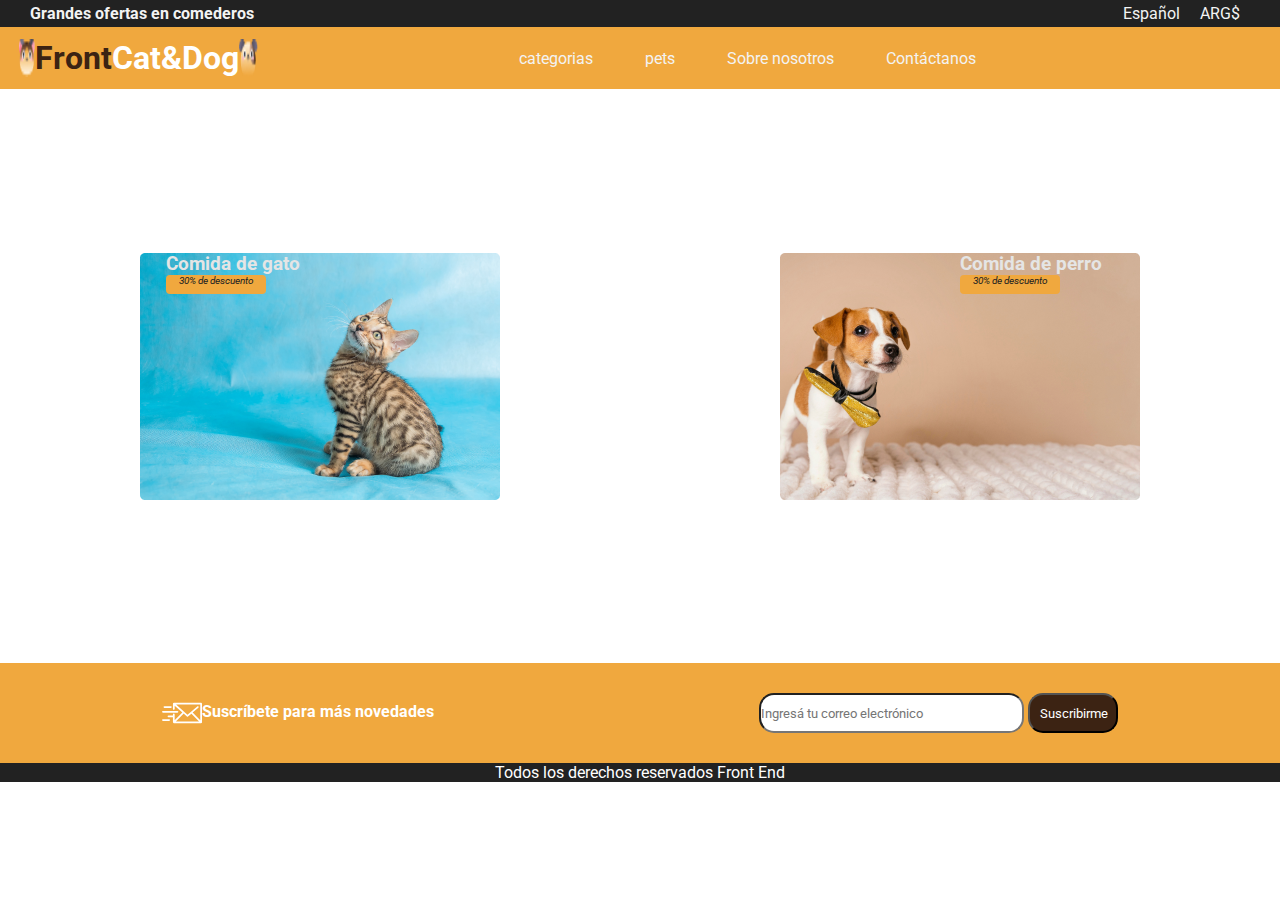
<file: C15/index.html>
<!DOCTYPE html>
<html lang="es" style="scroll-behavior: smooth">

<head>
    <meta charset="UTF-8">
    <meta http-equiv="X-UA-Compatible" content="IE=edge">
    <meta name="viewport" content="width=device-width, initial-scale=1.0">
    <title>Examen Front End I</title>

    <link rel="preconnect" href="https://fonts.gstatic.com">
    <link href="https://fonts.googleapis.com/css2?family=Roboto:wght@400;700&display=swap" rel="stylesheet">
    <link rel="stylesheet" href="https://cdnjs.cloudflare.com/ajax/libs/font-awesome/5.15.3/css/all.min.css"
        integrity="sha512-iBBXm8fW90+nuLcSKlbmrPcLa0OT92xO1BIsZ+ywDWZCvqsWgccV3gFoRBv0z+8dLJgyAHIhR35VZc2oM/gI1w=="
        crossorigin="anonymous" />
    <link rel="stylesheet" href="./css/styles.css">
</head>

<body>
    <header>
        <div class="headerTop">
            <h4>Grandes ofertas en comederos</h4>
            <ul>
                <li>Español <i class="fas fa-chevron-down simDesplegable"></i></li>
                <li>ARG$ <i class="fas fa-chevron-down simDesplegable"></i></li>
            </ul>

        </div>
        <div class="headerButtom">
            <div class="logo">
                <img src="img/Cat.png" alt="Imagen de Gatito" />
                <h1><span>Front</span>Cat&Dog</h1>
                <img src="img/Dog.png" alt="Imagen de Perrito" />
            </div>
            <nav>
                <ul>
                    <li> <a href="#"><i class="fas fa-paw patita"></i>categorias</a> </li>
                    <li><a href="#"><i class="fas fa-paw patita"></i>pets</a></li>
                    <li><a href="#"><i class="fas fa-paw patita"></i>Sobre nosotros</a></li>
                    <li><a href="#"><i class="fas fa-paw patita"></i>Contáctanos</a></li>
                </ul>
                <i class="fas fa-bars menuHamburguesa"></i>
            </nav>
            <div class="headerUsuarioCanastita">
                <a href="#"><i class="fas fa-user usuario"></i></a>
                <a href="#"><i class="fas fa-shopping-basket canastita"></i></a>
            </div>
        </div>
    </header>

    <main>
        <div class="contenedorImg">
            <div class="banner gato">
                <h3>Comida de gato</h3>
                <a href="#">30% de descuento</a>
            </div>

            <div class="banner perro">
                <h3>Comida de perro</h3>
                <a href="#">30% de descuento</a>
            </div>
        </div>
    </main>

    <footer>
        <div class="footerTop">
            <div class="footerEmail">
                <img src="./img/SobreEmail.svg" alt="Imagen de sobre de email">
                <h4>Suscríbete para más novedades</h4>
            </div>
            <div>
                <form class="formularioEmail" action="index.html" method="POST">
                    <input class="campoEmail" type="email" id="email" name="email"
                        placeholder="Ingresá tu correo electrónico" required>
                    <input class="buttonSuscribir" type="submit" value="Suscribirme" id="suscribirme">
                </form>
            </div>
        </div>



        <div class="footerBottom">
            <p>Todos los derechos reservados Front End</p>
        </div>
    </footer>
</body>

</html>
</file>
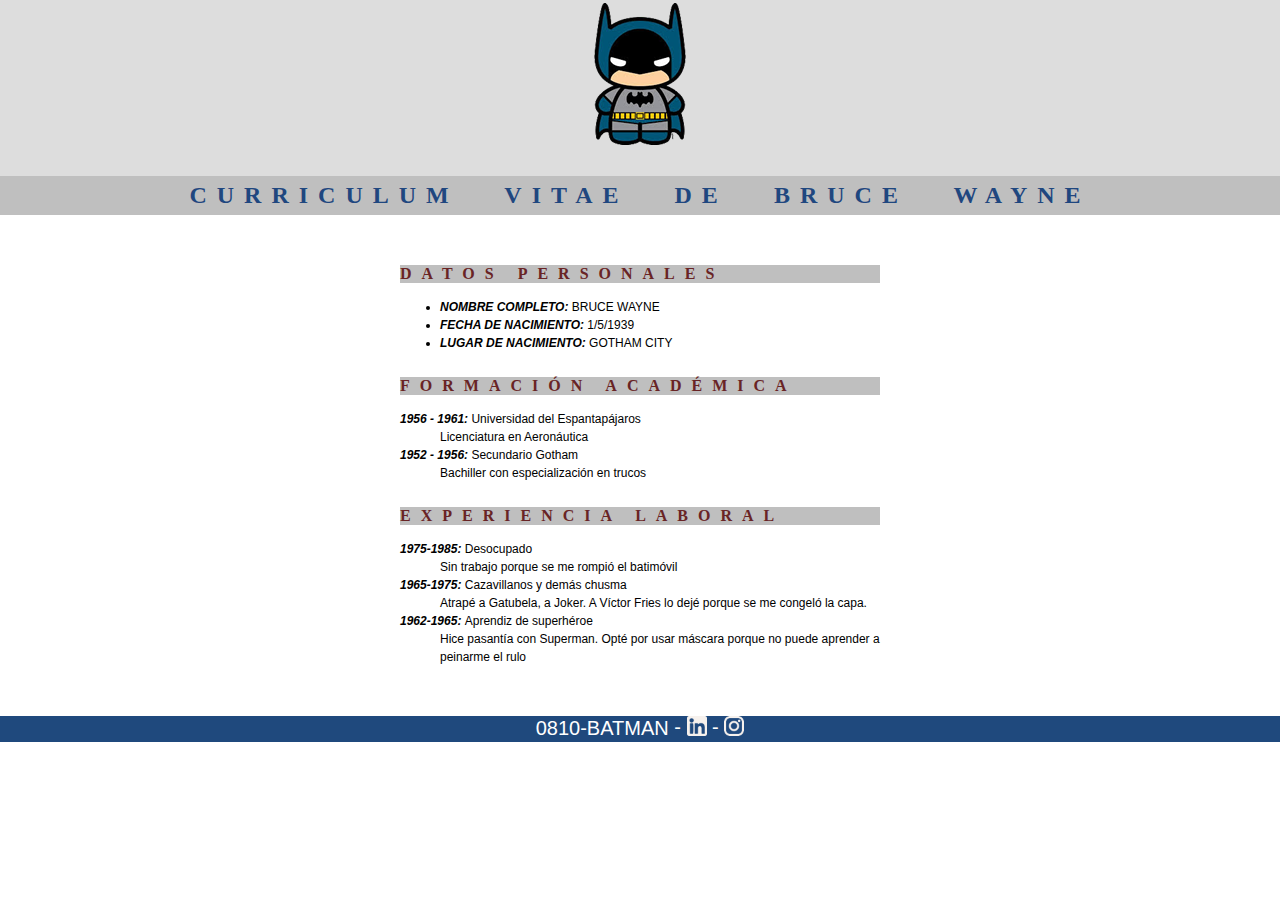
<file: Clase05/index.html>
<!DOCTYPE html>
<html lang="es">

<head>
    <meta charset="UTF-8">
    <meta http-equiv="X-UA-Compatible" content="IE=edge">
    <meta name="viewport" content="width=device-width, initial-scale=1.0">
    <title>CV Batman</title>
    <link rel="stylesheet" href="css/styles.css">
</head>

<body>
    <header>
        <img src="img/batman.png" alt="foto CV">
        <h1>curriculum vitae de bruce wayne</h1>
    </header>
    <main>
        <section>
            <h2>datos personales</h2>
            <ul>
                <li><span>nombre completo:
                    </span>bruce wayne</li>
                <li><span>fecha de nacimiento:
                    </span>1/5/1939</li>
                <li><span>lugar de nacimiento:
                    </span>gotham city</li>
            </ul>
        </section>
        <section>
            <h2>formación académica</h2>
            <dl>
                <dt><span>1956 - 1961: </span>Universidad del Espantapájaros</dt>
                <dd>Licenciatura en Aeronáutica</dd>
                <dt><span>1952 - 1956: </span>Secundario Gotham</dt>
                <dd>Bachiller con especialización en trucos </dd>
            </dl>
        </section>
        <section>
            <h2>experiencia laboral</h2>
            <dl>
                <dt><span>1975-1985: </span>Desocupado</dt>
                <dd>Sin trabajo porque se me rompió el batimóvil</dd>
                <dt><span>1965-1975: </span>Cazavillanos y demás chusma</dt>
                <dd>Atrapé a Gatubela, a Joker. A Víctor Fries lo dejé porque se me congeló la capa.</dd>
                <dt><span>1962-1965: </span>Aprendiz de superhéroe</dt>
                <dd>Hice pasantía con Superman. Opté por usar máscara porque no puede aprender a peinarme el rulo</dd>
            </dl>
        </section>
    </main>
    <footer>
        <p>
            <a href="0810228626">0810-BATMAN</a>
            -
            <a href="https://www.instagram.com/Batman"><img src="img/ico_linkedin.png" alt="logo de LinkedIn"></a>
            -
            <a href="https://www.linkedin.com/Batman"><img src="img/ico_instagram.png" alt="logo de Instagram"></a>
        </p>
    </footer>
</body>

</html>
</file>
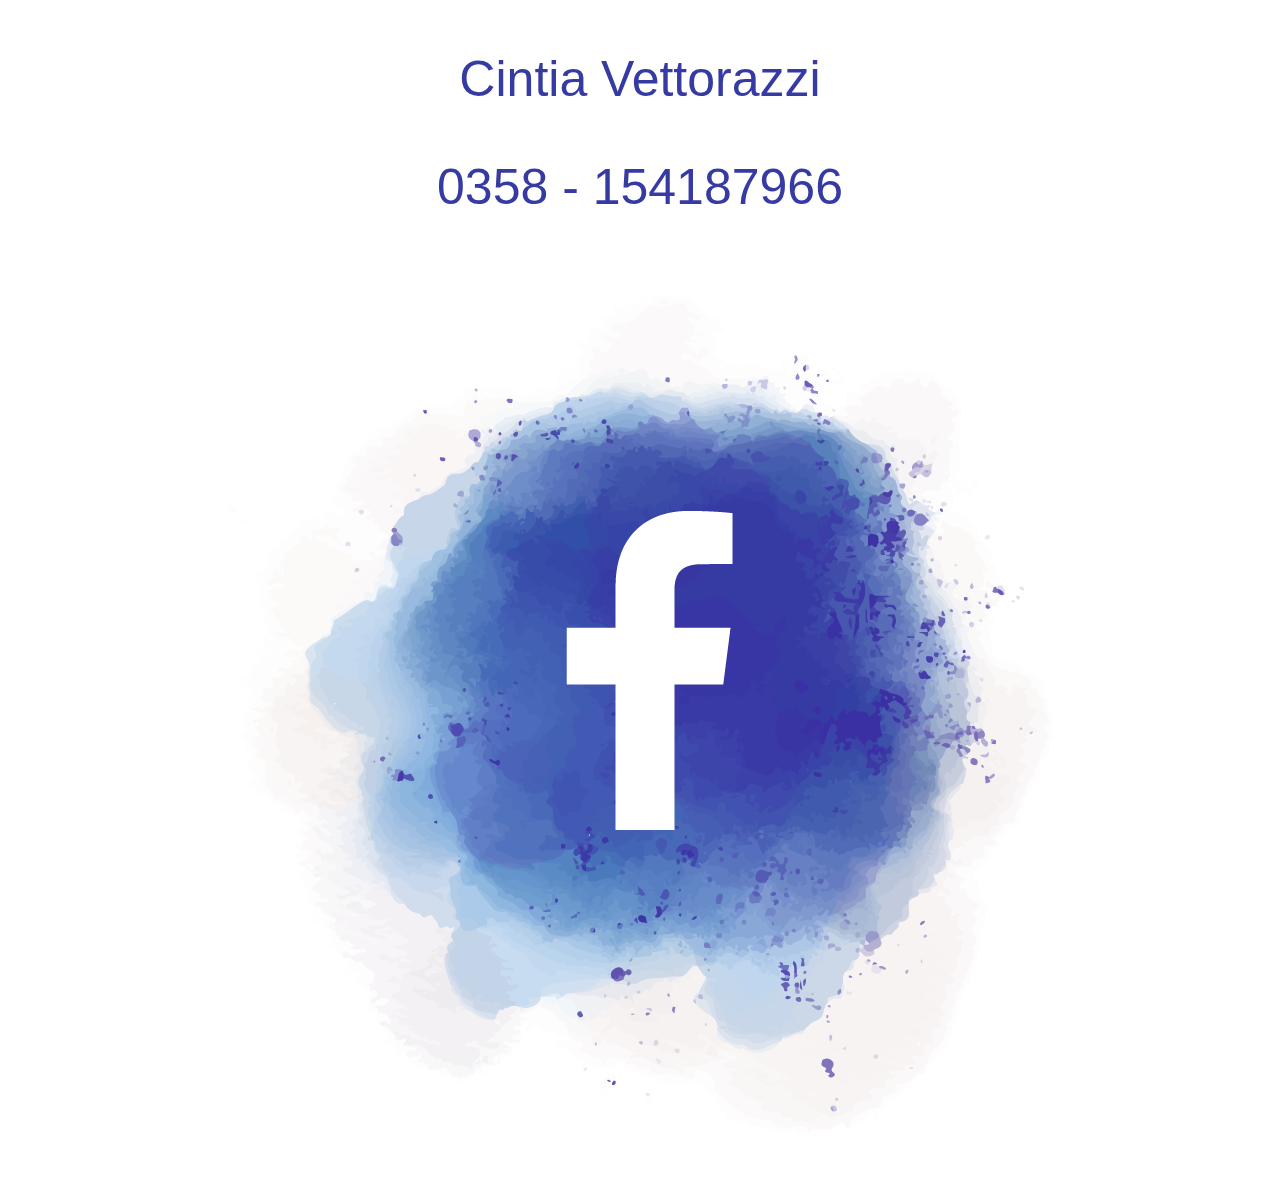
<file: C06/contacto.html>
<!DOCTYPE html>
<html lang="es">

<head>
    <meta charset="UTF-8">
    <meta http-equiv="X-UA-Compatible" content="IE=edge">
    <meta name="viewport" content="width=device-width, initial-scale=1.0">
    <link rel="stylesheet" href="css/styles.css">
    <title>Contacto</title>
</head>

<body class="contacto">
    <p>Cintia Vettorazzi</p>
    <p>0358 - 154187966</p>
    <a href="https://www.facebook.com/cintia.vettorazzi/" target="_blank"> <img src="img/facebook-logo.png"
            alt="Logo de Facebook"> </a>
</body>

</html>
</file>
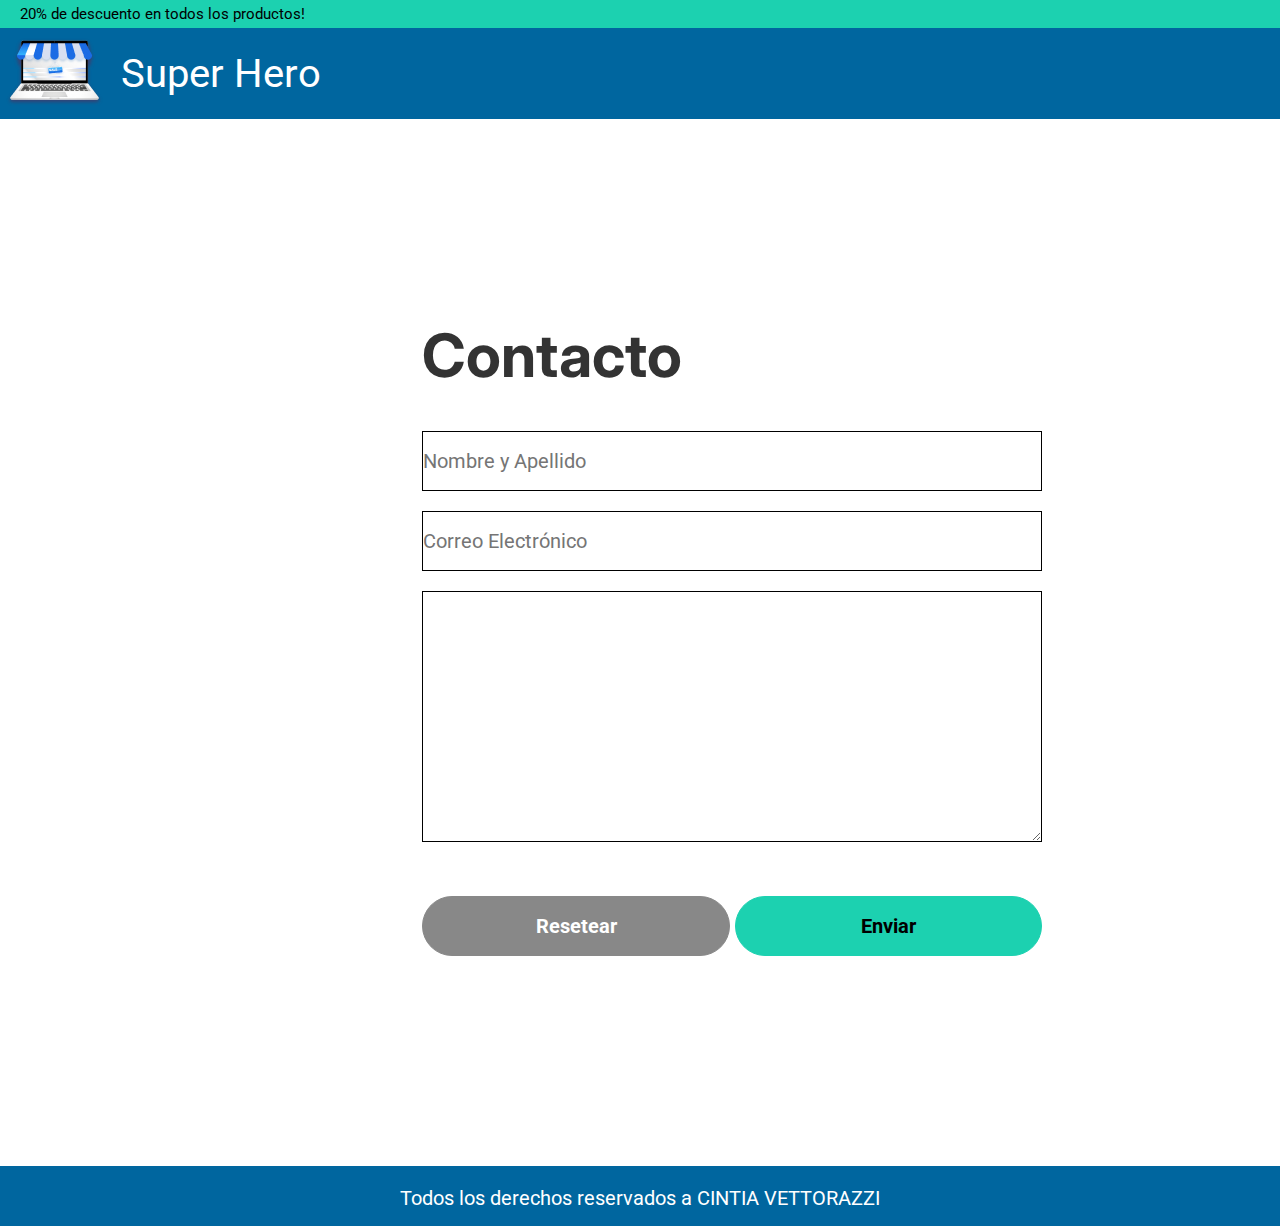
<file: C09/contacto.html>
<!DOCTYPE html>
<html lang="es">

<head>
    <meta charset="UTF-8">
    <meta http-equiv="X-UA-Compatible" content="IE=edge">
    <meta name="viewport" content="width=device-width, initial-scale=1.0">
    <title>Contacto CSH</title>
    <link rel="preconnect" href="https://fonts.gstatic.com">
    <link
        href="https://fonts.googleapis.com/css2?family=Inter:wght@700&family=Karla:wght@400;700&family=Roboto:wght@400;700&display=swap"
        rel="stylesheet">
    <link rel="stylesheet" href="https://cdnjs.cloudflare.com/ajax/libs/font-awesome/5.15.3/css/all.min.css"
        integrity="sha512-iBBXm8fW90+nuLcSKlbmrPcLa0OT92xO1BIsZ+ywDWZCvqsWgccV3gFoRBv0z+8dLJgyAHIhR35VZc2oM/gI1w=="
        crossorigin="anonymous" />
    <link rel="stylesheet" href="css/styles.css">
</head>

<body>
    <div class="descuento">
        <p>20% de descuento en todos los productos!</p>
    </div>
    <header class="sticky">
        <img class="logoTienda" src="img/logoTienda.png" alt="Logo de la tienda">
        <h1>super hero</h1>
    </header>
    <main class="formularioGral">
        <h2>contacto</h2>
        <form class="formulario" action="contacto.html" method="POST">
            <input class="box nombreApellidoContacto" type="text" id="nombreApellido" name="nombreApellido"
                placeholder="Nombre y Apellido">
            <input class="box emailContacto" type="email" id="email" name="email" placeholder="Correo Electrónico">
            <textarea class="box mensaje" id="mensaje" name="mensaje"></textarea>
            <div class="packBotones">
                <input class="botonForm resetContacto" type="reset" value="Resetear" id="resetear">
                <input class="botonForm enviarContacto" type="submit" value="Enviar" id="enviar">
            </div>
        </form>
    </main>
    <footer class="PiePagina">
        <p>Todos los derechos reservados a CINTIA VETTORAZZI </p>
    </footer>
</body>

</html>
</file>
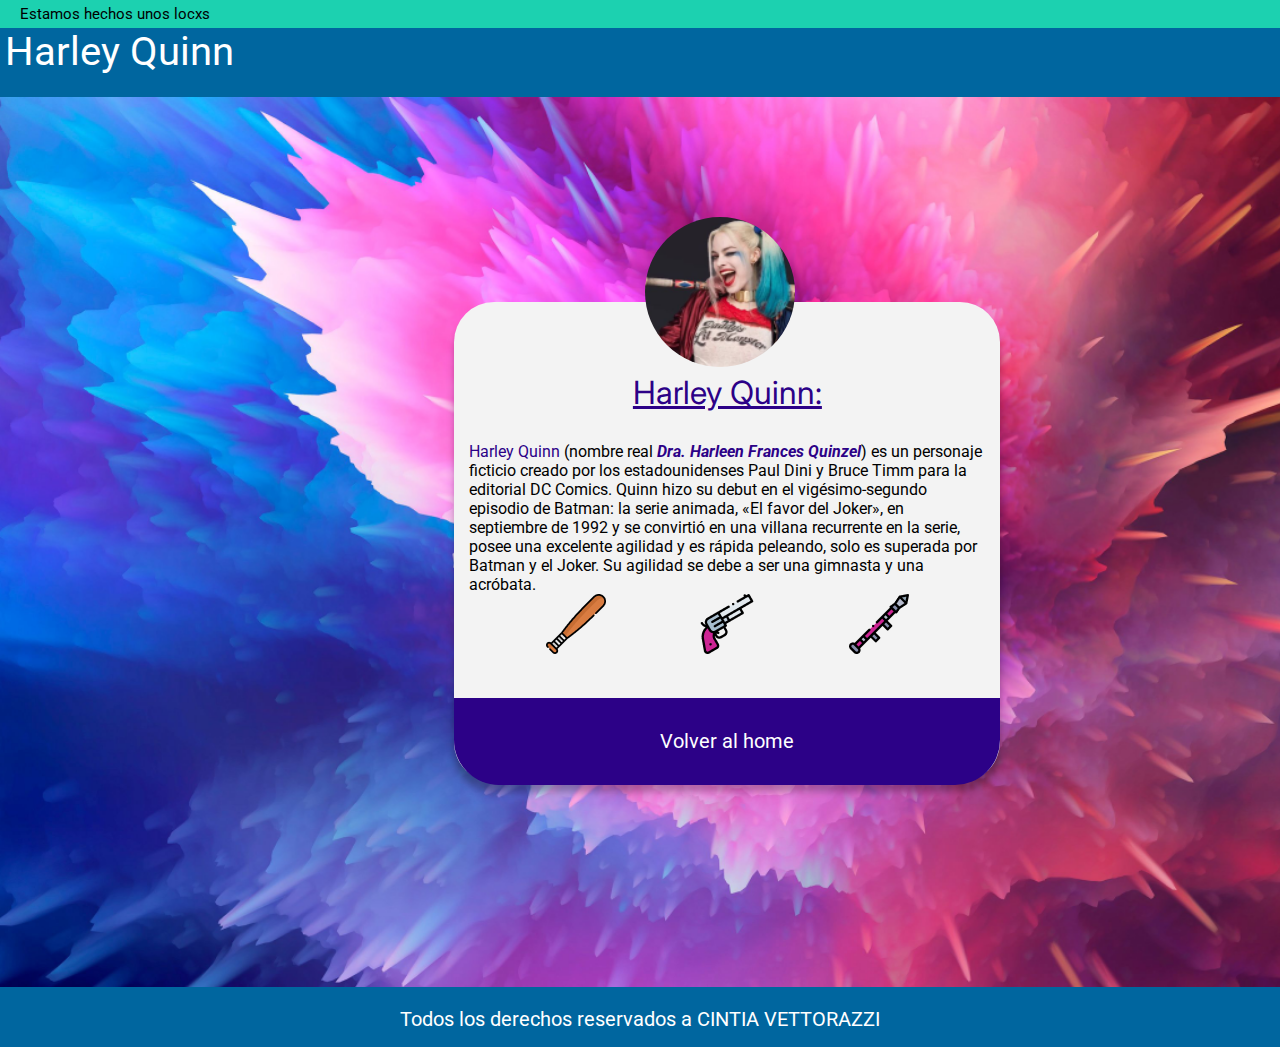
<file: C09/detail.html>
<!DOCTYPE html>
<html lang="es">
<head>
    <meta charset="UTF-8">
    <meta http-equiv="X-UA-Compatible" content="IE=edge">
    <meta name="viewport" content="width=device-width, initial-scale=1.0">
    <title>Detail CSH</title>
    <link rel="preconnect" href="https://fonts.gstatic.com">
    <link
        href="https://fonts.googleapis.com/css2?family=Inter:wght@700&family=Karla:wght@400;700&family=Roboto:wght@400;700&display=swap"
        rel="stylesheet">
    <link rel="stylesheet" href="https://cdnjs.cloudflare.com/ajax/libs/font-awesome/5.15.3/css/all.min.css"
        integrity="sha512-iBBXm8fW90+nuLcSKlbmrPcLa0OT92xO1BIsZ+ywDWZCvqsWgccV3gFoRBv0z+8dLJgyAHIhR35VZc2oM/gI1w=="
        crossorigin="anonymous" />
    <link rel="stylesheet" href="css/styles.css">
</head>
<body>
    <div class="locos">
        <p>Estamos hechos unos locxs</p>
    </div>
    <header class="sticky">
        <h1>Harley Quinn</h1>
    </header>
    <main class="cardDetalle">
        <div class="ContenidoCardDetalle">
            <img class="FotoPerfil Detail" src="img/harley_quinn.png" alt="foto de perfil de Harley Quinn">
            <i class="fas fa-heart corazon"></i>
            <h2 class="Harley">Harley Quinn: </h2>
            <p class="descripcion">
                <span>Harley Quinn</span> (nombre real
                <span class="negrita">Dra. Harleen Frances Quinzel</span>) es un personaje ficticio
                creado por los estadounidenses Paul Dini y Bruce Timm para la
                editorial DC Comics. Quinn hizo su debut en el vigésimo-segundo
                episodio de Batman: la serie animada, «El favor del Joker», en
                septiembre de 1992 y se convirtió en una villana recurrente en la
                serie, posee una excelente agilidad y es rápida peleando, solo es
                superada por Batman y el Joker. Su agilidad se debe a ser una
                gimnasta y una acróbata.
            </p>
            <div class="armasDetail">
                <img src="img/bate.png" alt="bate">
                <img src="img/revolver.png" alt="revolver">
                <img src="img/bazooka.png" alt="bazooka">
            </div>
            <div class="botonDetail">
                <a href="index.html">Volver al home</a>
            </div>
        </div>
    </main>
    <footer class="PiePagina">
        <p>Todos los derechos reservados a CINTIA VETTORAZZI </p>
    </footer>
</body>
</html>
</file>
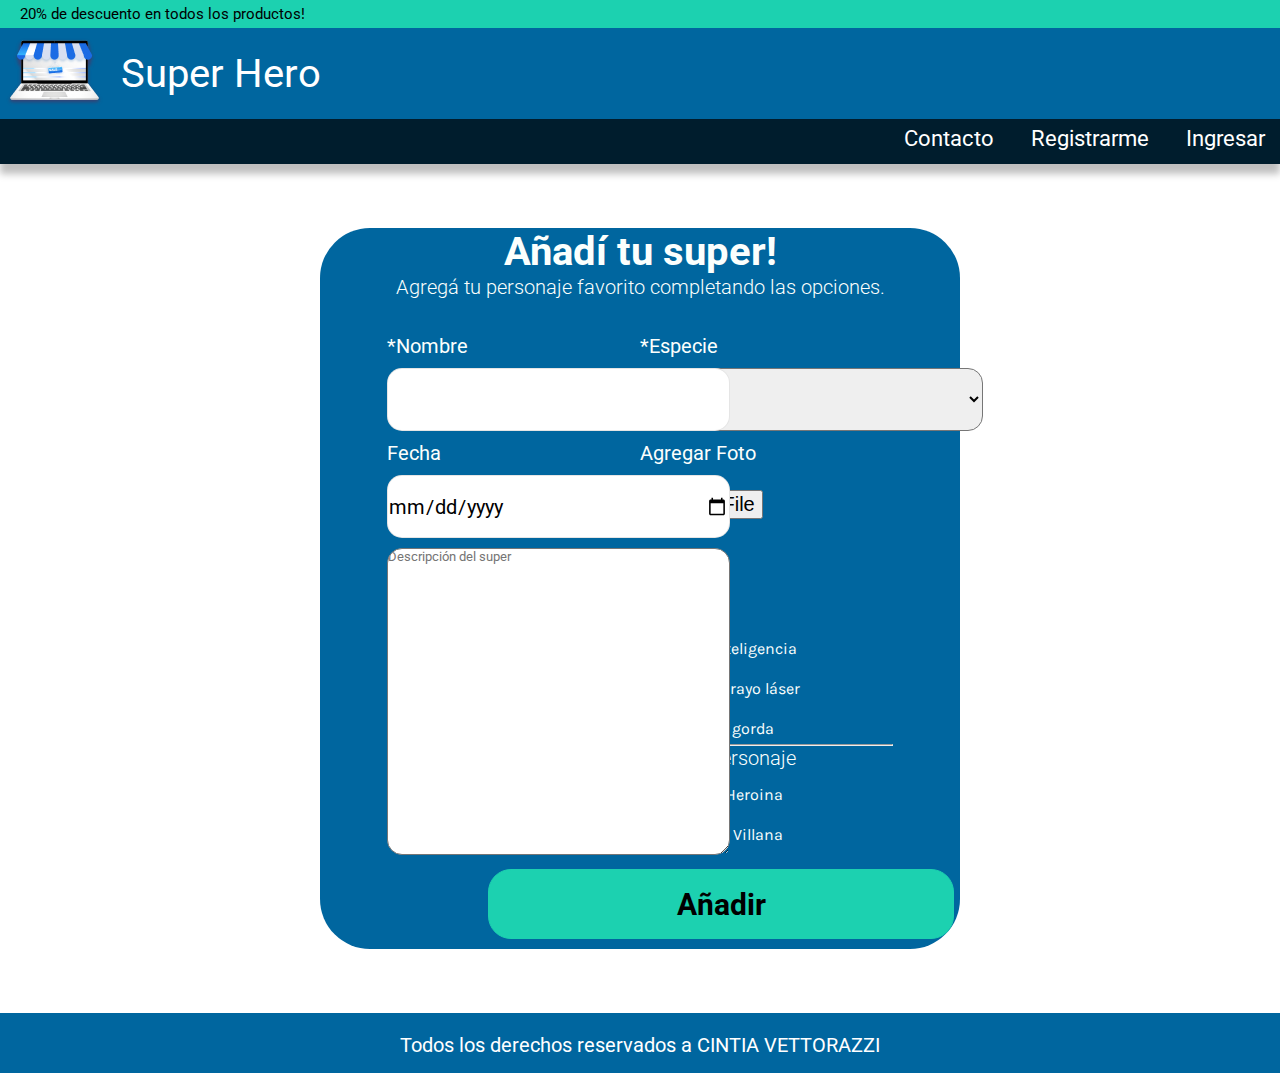
<file: C09/formulario.html>
<!DOCTYPE html>
<html lang="es">

<head>
    <meta charset="UTF-8">
    <meta http-equiv="X-UA-Compatible" content="IE=edge">
    <meta name="viewport" content="width=device-width, initial-scale=1.0">
    <title>Agregar CSH</title>
    <link rel="preconnect" href="https://fonts.gstatic.com">
    <link
        href="https://fonts.googleapis.com/css2?family=Inter:wght@700&family=Karla:wght@400;700&family=Roboto:wght@400;700&display=swap"
        rel="stylesheet">
    <link rel="stylesheet" href="https://cdnjs.cloudflare.com/ajax/libs/font-awesome/5.15.3/css/all.min.css"
        integrity="sha512-iBBXm8fW90+nuLcSKlbmrPcLa0OT92xO1BIsZ+ywDWZCvqsWgccV3gFoRBv0z+8dLJgyAHIhR35VZc2oM/gI1w=="
        crossorigin="anonymous" />
    <link rel="stylesheet" href="css/styles.css">
</head>

<body>
    <div class="descuento">
        <p>20% de descuento en todos los productos!</p>
    </div>
    <header class="sticky">
        <img class="logoTienda" src="img/logoTienda.png" alt="Logo de la tienda">
        <h1>super hero</h1>
        <nav class="navegador">
            <ul>
                <li><a href="contacto.html" target="_blank">contacto</a> </li>
                <li><a href="register.html" target="_blank">registrarme</a></li>
                <li><a href="login.html" target="_blank">ingresar</a></li>
            </ul>
        </nav>
    </header>
    <main class="formularioAgregar">
        <h3>Añadí tu super!</h3>
        <p>Agregá tu personaje favorito completando las opciones.</p>
        <form class="formuA" action="#" method="POST">
            <div class="columna derecha">
                <label for="especie">*Especie</label>
                <select class="especieFormulario" name="especie" id="especie" required>
                    <option value="" selected>Especie</option>
                    <option value="Alien">Alien</option>
                    <option value="Humano">Humano</option>
                    <option value="Indefinido">Indefinido</option>
                    <option value="Zombie">Zombie</option>
                    <option value="Otro">Otro</option>
                </select>
                <div>
                    <label for="foto" class="required">Agregar Foto</label>
                    <input class="cargarImagen" type="file" name="foto" id="foto" accept=".jpg,.jpeg,.png">
                </div>
                <div class="combo Poderes">
                    <h6>Poderes</h6>
                    <label for="volar">
                        <input class="cuadradito" type="checkbox" name="poderes" id="volar" value="volar">
                        Volar
                    </label>
                    <label for="superInteligencia">
                        <input class="cuadradito" type="checkbox" name="poderes" id="superInteligencia"
                            value="superInteligencia">
                        SuperInteligencia
                    </label>
                    <label for="VistaDeRayoLaser">
                        <input class="cuadradito" type="checkbox" name="poderes" id="VistaDeRayoLaser"
                            value="vistaDeRayoLaser">
                        Vista de rayo láser
                    </label>
                    <label for="billeteraGorda">
                        <input class="cuadradito" type="checkbox" name="poderes" id="billeteraGorda"
                            value="billeteraGorda">
                        Billetera gorda
                    </label>
                </div>
                <hr>
                <div class="combo TipoPersonaje">
                    <h6>Tipo de personaje</h6>
                    <label for="heroeHeroina">
                        <input class="circulito" type="radio" name="tipoPersonaje" id="heroeHeroina"
                            value="heroeHeroina">
                        Héroe / Heroina
                    </label>
                    <label for="villanoVillana">
                        <input class="circulito" type="radio" name="tipoPersonaje" id="villanoVillana"
                            value="villanoVillana">
                        Villano / Villana
                    </label>
                </div>
            </div>
            <div class="columna izquierda">
                <label for="nombre">*Nombre</label>
                <input class="nombreFormulario" type="text" name="nombre" id="nombre">
                <label for="fecha">Fecha</label>
                <input class="dateFormulario" type="date" name="fecha" id="fecha">
                <textarea class="textFormulario" name="descripcion" id="descripcion" cols="30" rows="10"
                    placeholder="Descripción del super"></textarea>
            </div>
            <input class="botonForm aniadirFormulario" id="submit" type="submit" value="Añadir">
        </form>
    </main>
    <footer class="PiePagina">
        <p>Todos los derechos reservados a CINTIA VETTORAZZI </p>
    </footer>
</body>

</html>
</file>
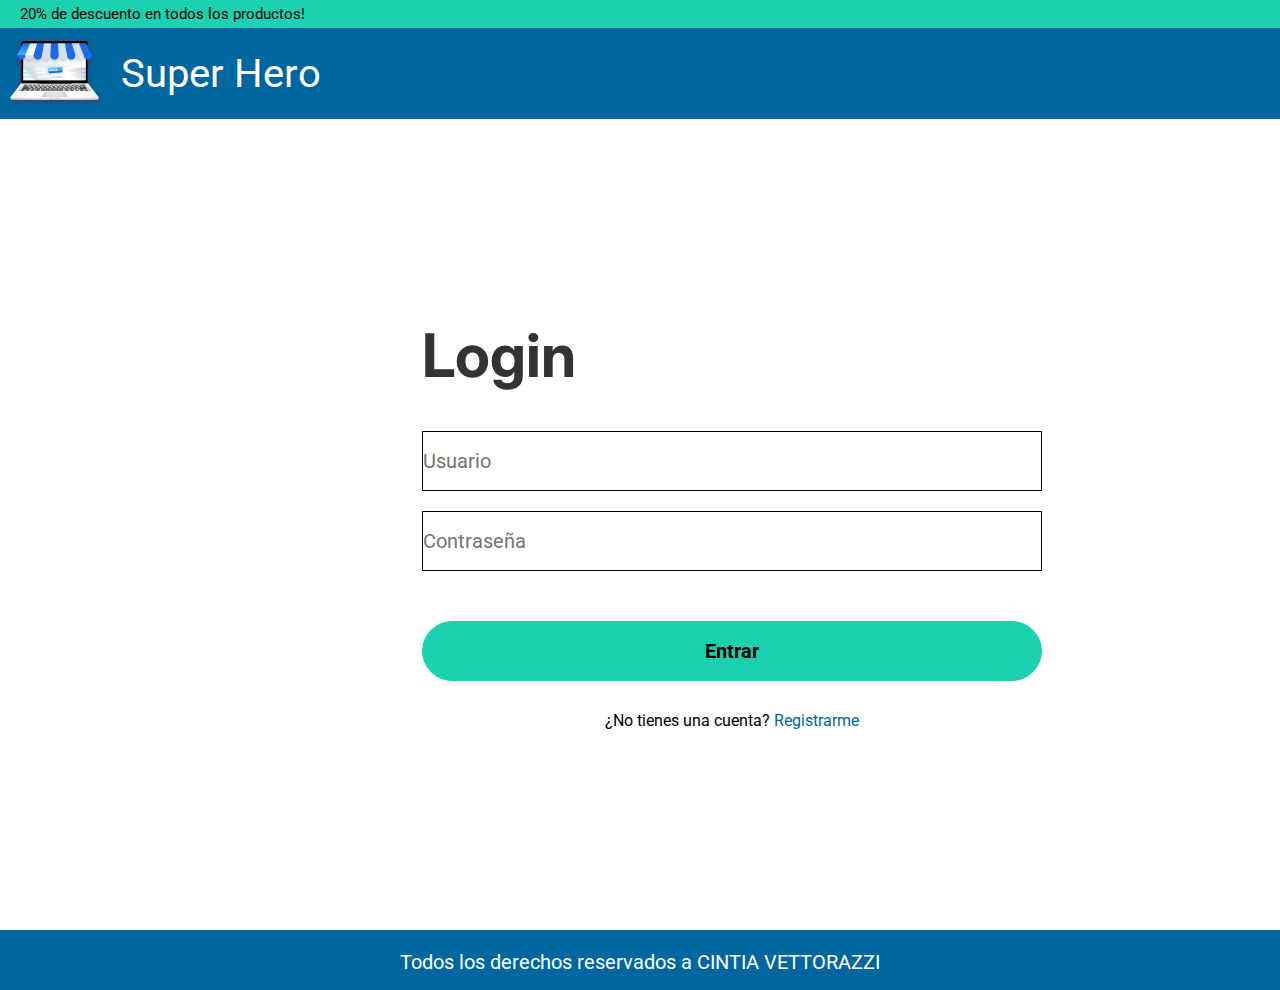
<file: C09/login.html>
<!DOCTYPE html>
<html lang="es" style="scroll-behavior: smooth">
<head>
    <meta charset="UTF-8">
    <meta http-equiv="X-UA-Compatible" content="IE=edge">
    <meta name="description" content="Cards Super Heroes">
    <title>Login CSH</title>
    <link rel="preconnect" href="https://fonts.gstatic.com">
    <link href="https://fonts.googleapis.com/css2?family=Inter:wght@700&family=Karla:wght@400;700&family=Roboto:wght@400;700&display=swap" rel="stylesheet">
    <link rel="stylesheet" href="https://cdnjs.cloudflare.com/ajax/libs/font-awesome/5.15.3/css/all.min.css"
        integrity="sha512-iBBXm8fW90+nuLcSKlbmrPcLa0OT92xO1BIsZ+ywDWZCvqsWgccV3gFoRBv0z+8dLJgyAHIhR35VZc2oM/gI1w=="
        crossorigin="anonymous" />
    <link rel="stylesheet" href="css/styles.css">
</head>
<body>
    <div class="descuento">
        <p>20% de descuento en todos los productos!</p>
    </div>
    <header class="sticky">
        <img class="logoTienda" src="img/logoTienda.png" alt="Logo de la tienda">
        <h1>super hero</h1>
    </header>
    <main>
        <div class="formularioGral">
            <h2>login</h2>
            <form class="formulario" action="login.html" method="POST">
                <input class="box usuario" type="text" id="usuario" name="usuario" placeholder="Usuario" required>
                <input class="box contraseniaLogin" type="password" id="password" name="password"
                    placeholder="Contraseña" required>
                <div class="packBotones">
                    <input class="botonForm entrarLogin" type="submit" value="Entrar" id="entrar">
                </div>
                <p>¿No tienes una cuenta? <a href="register.html">Registrarme</a></p>
            </form>
        </div>
    </main>
    <footer class="PiePagina">
        <p>Todos los derechos reservados a CINTIA VETTORAZZI </p>
    </footer>
</body>
</html>
</file>
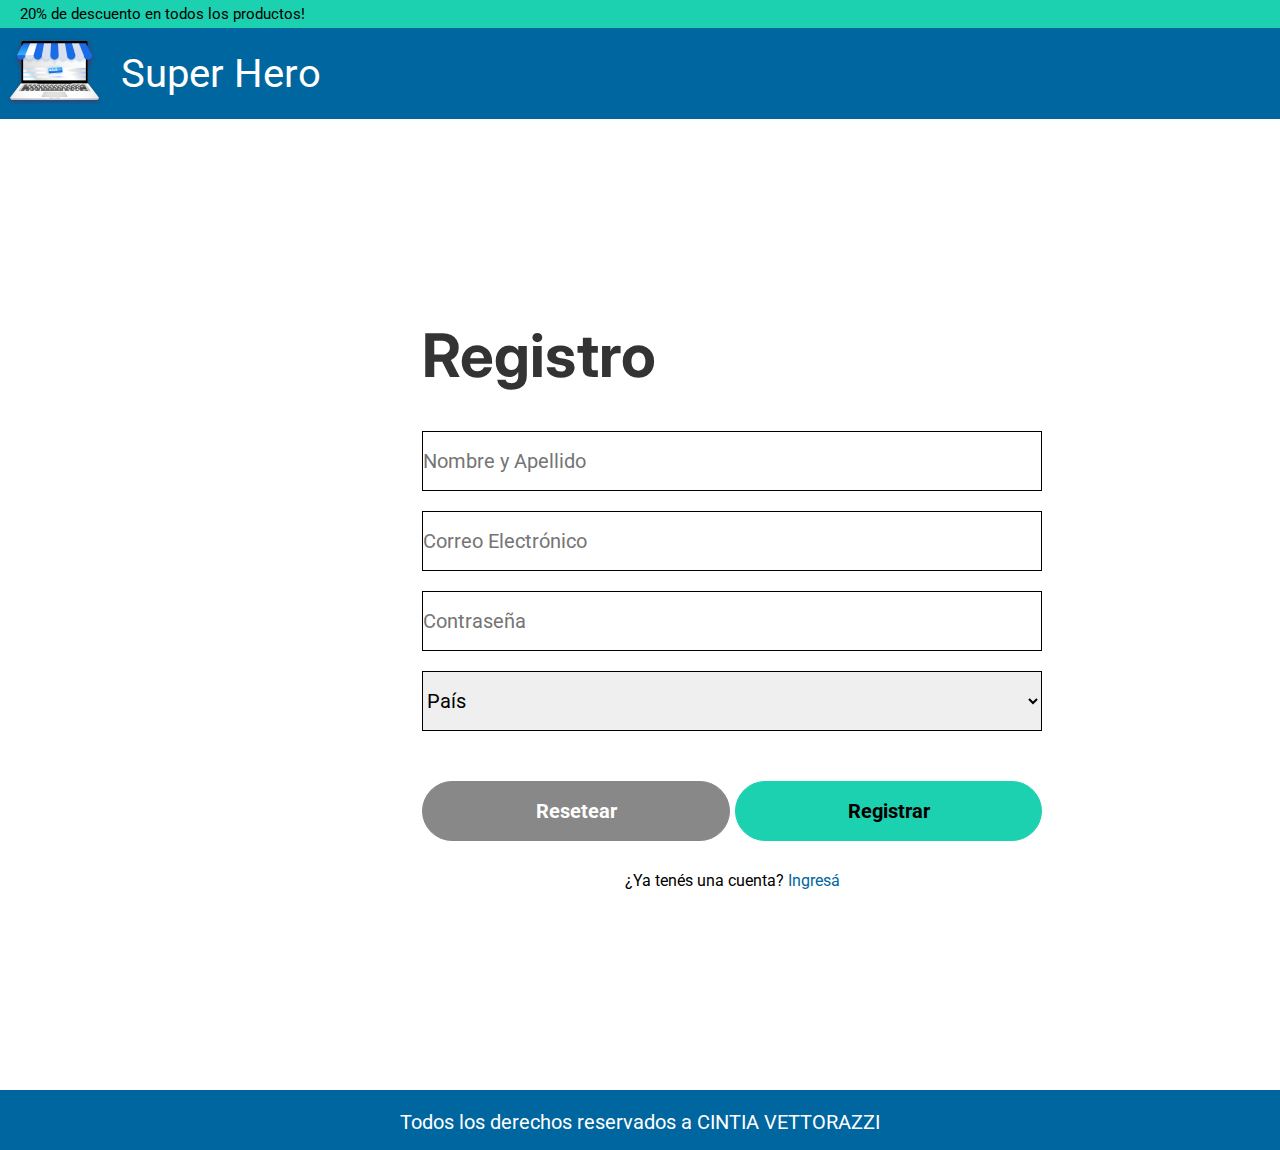
<file: C09/register.html>
<!DOCTYPE html>
<html lang="es">

<head>
    <meta charset="UTF-8">
    <meta http-equiv="X-UA-Compatible" content="IE=edge">
    <meta name="viewport" content="width=device-width, initial-scale=1.0">
    <title>Register CSH</title>
    <link rel="preconnect" href="https://fonts.gstatic.com">
    <link
        href="https://fonts.googleapis.com/css2?family=Inter:wght@700&family=Karla:wght@400;700&family=Roboto:wght@400;700&display=swap"
        rel="stylesheet">
    <link rel="stylesheet" href="https://cdnjs.cloudflare.com/ajax/libs/font-awesome/5.15.3/css/all.min.css"
        integrity="sha512-iBBXm8fW90+nuLcSKlbmrPcLa0OT92xO1BIsZ+ywDWZCvqsWgccV3gFoRBv0z+8dLJgyAHIhR35VZc2oM/gI1w=="
        crossorigin="anonymous" />
    <link rel="stylesheet" href="css/styles.css">
</head>

<body>
    <div class="descuento">
        <p>20% de descuento en todos los productos!</p>
    </div>
    <header class="sticky">
        <img class="logoTienda" src="img/logoTienda.png" alt="Logo de la tienda">
        <h1>super hero</h1>
    </header>
    <main class="formularioGral">
            <h2>registro</h2>
            <form class="formulario" action="register.html" method="POST">
                <!--campos a rellenar-->
                <input class="box nombreApellidoRegister" type="text" id="nombreYapellido" name="nombreYapellido"
                    placeholder="Nombre y Apellido" required>
                <input class="box emailRegister" type="email" id="email" name="email" placeholder="Correo Electrónico"
                    required>
                <input class="box contraseniaRegister" type="password" id="password" name="password"
                    placeholder="Contraseña" required>
                <!--desplegable de paises-->
                <select class="box paisesRegister" name="pais" id="pais">
                    <option disabled selected>País</option>
                    <option value="argentina">Argentina</option>
                    <option value="colombia">Colombia</option>
                    <option value="brasil">Brasil</option>
                </select>
                <!--botones para aceptar o resetear-->
                <div class="packBotones">
                    <input class="botonForm resetRegister" type="reset" value="Resetear" id="resetear">
                    <input class="botonForm registrarRegister" type="submit" value="Registrar" id="registrar">
                </div>
                <p>¿Ya tenés una cuenta? <a href="login.html">Ingresá</a></p>
            </form>
    </main>
    <footer class="PiePagina">
        <p>Todos los derechos reservados a CINTIA VETTORAZZI </p>
    </footer>
</body>

</html>
</file>
<file: C05/css/styles.css>
/**********COLORES***********/
header {
    background-color: rgb(221,221,221);
}
body{
    background-color: rgb(255,255,255);
}
footer{
    background-color: rgb(31,72,124);
    color: rgb(255,255,255);
}
h1, h2{
    background-color: rgb(191,191,191);
}
h1{
    color: rgb(37,71,122);
}
h2{
    color: rgb(94,42,44);
}

/**********TEXTO***********/
h2 {
    font-size: 18px;
}
footer {
    font-size: 24px;
}
h1, h2, ul, footer {
    text-transform: uppercase;
}
h1, h2{
    letter-spacing: 10px;
    word-spacing: 20px;
}
span {
    font-weight: bold;
    font-style: italic;
}
ul, dl {
    font-family: Calibri, Arial, Helvetica, sans-serif;
    font-size: 15px;
}

/**********TAMAÑO IMAGENES Y LOGOS***********/
p>a>img {
    height: 24px;
}

/**********POSICIONES Y TAMAÑOS***********/
h1 {
    height: 50px ;
    line-height: 50px;
}
section{
    /*margin-left: 550px;
    margin-right: 550px;
    margin-top: 45px;
    margin-bottom: -20px;*/
    margin: 0 auto;
    width: 50%;
}
dl{
    line-height: 18px;
}
footer {
    margin-top: 70px;
}
header, footer{
    text-align: center;
}
</file>
<file: C06/css/styles.css>
/***********FONDOS***********/
.img_lemon {
    opacity:1;
    background-image: url(../img/lemon-pie.png);
    background-color: rgb(240,240,240);
    background-repeat: no-repeat;
    background-size: cover;
    background-attachment:local;
    width: auto;
    height: 70vh;
    color: rgb(255,255,255);
    font-family: 'Ubuntu', sans-serif;
}
footer {
    background-color: rgb(212,213,218);
    height: 70px;
    text-align: center;
    font-family: 'Ubuntu', sans-serif;
    margin-top: 50px;
    font-size: 20px;    
}
/***********TEXTOS***********/
ul {
    list-style-type: none;
}
ul>li>a {   /*saco puntitos a la lista del nav, lo dejo negro y le doy margen */
    text-decoration: none;
    color: rgb(0,0,0);
    margin-left: -35px ;
}
.titulo_pie{
    position: relative;
    top: 350px;
    color: rgb(255,255,255);
    width:auto;
    margin-right: 50px;
    font-size: 25px;
}
footer>p {
    position: relative;
    top: 28px;
}
li>a {
    color: orangered;
}
h2, dd, ol {
    font-family: 'Ubuntu', sans-serif;
}
dl {
    font-family: 'Times New Roman', Times, serif;
    font-style: italic;
    font-size: 19px; 
}
h2 {
    font-weight: bold;
    font-size: 30px;
}
/***********CONTACTO.HTML***********/
.contacto {
    text-align: center;
    font-size: 50px;
    font-family: 'Ubuntu', sans-serif;
    color: rgb(54,58,163);
}
</file>
<file: C07/css/styles.css>
/*****************Seteo de valores generales*****************/
*{
    box-sizing: border-box;
    font-family: 'Roboto', sans-serif;
    margin: 0;
    padding: 0;
}
/*****************Div descuento + header*****************/
.descuento{
    background-color: #1CD1B0;
    color: rgb(0,0,0);
    height: 50px;
    width: 100%;
    text-transform: capitalize;
    font-style: normal;
    font-size: 30px;
    padding: 5px 0 5px 30px;
}
.sticky {
    background-color: #00669F;
    box-shadow: 0 10px 7px rgb(0 0 0 / 25%);
    color: rgb(255,255,255);
    text-transform: capitalize;
    font-weight: normal;
    font-size: 32px;
    padding: 5px 0 5px 30px;
    width: 100%;
    font-style: normal;
    position: sticky;
    top: 0;
    z-index: 999;
}
/*****************Main*****************/
/*______Circulo "+" fijo a la derecha______*/
.fa-plus-circle {
    position: fixed;
    color:#00669F;
    font-size: 80px;
    right: 35px;
    top: 400px;
}
/*______Contenedor/tarjeta______*/
.card {
    background-position: top;
    background-color: #f3f3f3;
    border-radius: 40px 40px 0 0;
    height: 610px;
    /*margin: 4% 39.5%;*/
    margin: 50px auto;
    padding-bottom:150px;
    position: relative;
    width: 400px;
    box-shadow: 0 10px 7px rgb(0 0 0 / 25%);
}
/*______Fondo tarjeta (portada)______*/
.FotoPortada {
    border-radius: 40px 40px 0 0;
    left: 0;
    position: absolute;
    top: 0;
    width: 400px;
}
/*______Corazon (like)______*/
.fa-heart{
    position: absolute;
    color: #CC2424;
    font-size: 30px;
    left: 20px;
    top: 20px;
    z-index: 10;

}
/*______Cara superheroe______*/
.FotoPerfil {
    border-radius: 50%;
    height: 150px;
    left: 125px;
    position: absolute;
    top: 150px;
    width: 150px;
}
/*______Contenedor/escrito______*/
.ContenidoCard {
    position: absolute;
    top: 310px;
    margin: 5%;
}
/*______Nombre superheroe______*/
.Batman, .MujerMaravilla, .Superman {
    font-size: 35px;
    text-align: center;
    text-transform: uppercase;
    padding-bottom: 10%;
}
/*______Descripcion superheroe______*/
.descripcion {
    padding: 0 4px;
}
/*______"Boton" de ver mas info______*/
.boton {
    background-color: #00669F;
    border-radius: 5px;
    text-align: center;
    font-size: 25px;
    text-transform: initial;    
    text-decoration: none;
    color: rgb(255,255,255);
    padding: 3%;
    margin: 11% 5% 5% 5%;
    display: inline-block;
    width: 40%;
    position: relative;
    left: 25%     
}
/*****************Footer*****************/
.PiePagina {
    background-color: #00669F;
    color: #fff;
    font-size: 20px;
    height: 60px;
    padding-top: 20px; 
    position: absolute;
    text-align: center;
    width: 100%;   
    font-weight: normal;
}
</file>
<file: C09/css/styles.css>
/*****************Seteo de valores generales*****************/
*{
    box-sizing: border-box;
    font-family: 'Roboto', sans-serif;
    margin: 0;
    padding: 0;
}
/*****************Div descuento + header*****************/
.descuento, .locos{
    background-color: #1CD1B0;
    color: rgb(0,0,0);
    width: 100%;
    font-size: 15px;
    padding: 5px 0 5px 20px;
}
.sticky {
    background-color: #00669F;
    color: rgb(255,255,255);
    text-transform: capitalize;
    font-size: 29px;
    width: 100%;
    position: sticky;
    top: 0;
    z-index: 999;
}
h1 {
    font-weight: 400;
    display: inline-block;
    vertical-align: 25px;
    font-size: 40px;
    padding-left: 5px;
}
.logoTienda {
    margin: 5px;
}
.navegador {
    background-color: rgb(0,29,45);
    height: 45px;
    text-transform: capitalize;
    text-decoration: none;
    color:rgb(255,255,255);
    text-align: right;
    box-shadow: 0 10px 7px rgb(0 0 0 / 25%);
}
li {
    display: inline-block;
    padding: 0 15px 0 15px;
}
li>a {
    color:rgb(255,255,255);
    text-decoration: none;
    font-style: normal;
    font-size: 22px;
}
/*______Circulo "+" fijo a la derecha______*/
.circuloFijo {
    position: fixed;
    color:#00669F;
    font-size: 80px;
    right: 35px;
    top: calc(50% - 40px);
    transition: all 0,5s;
}
.circuloFijo:hover{
    color: #001D2D;
    transition-duration: 1s;
} 
/*______Contenedor/tarjeta______*/
.card {
    display: inline-block;
    padding: 0 15px 0 15px;
    background-position: top;
    background-color: #f3f3f3;
    border-radius: 40px 40px 0 0;
    height: 560px;
    margin: 6% 2.5%;
    position: relative;
    width: 350px;
    box-shadow: 0 10px 7px rgb(0 0 0 / 25%);
    transition: transform 0.5s;
}
.card:hover{
    transform: scale(1.2);
}
/*______Fondo tarjeta (portada)______*/
.FotoPortada {
    border-radius: 40px 40px 0 0;
    left: 0;
    position: absolute;
    top: 0;
    width: 350px;
}
/*______Corazon (like)______*/
.corazon{
    position: absolute;
    color: #CC2424;
    font-size: 30px;
    left: 20px;
    top: 20px;
    z-index: 10;
}
/*______Cara superheroe______*/
.FotoPerfil {
    border-radius: 50%;
    height: 120px;
    left: 120px;
    position: absolute;
    top: 140px;
    width: 120px;
}
/*______Contenedor/escrito______*/
.ContenidoCard {
    position: absolute;
    top: 260px;
    margin: 5%;
}
/*______Nombre superheroe______*/
.Batman, .MujerMaravilla, .Superman, .HarleyQuinn {
    font-size: 30px;
    text-align: center;
    text-transform: uppercase;
}
/*______Descripcion superheroe______*/
.descripcion {
    padding: 0 4px;
}
/*______"Boton" de ver mas info______*/
.boton {
    background-color: #00669F;
    border-radius: 5px;
    text-align: center;
    font-size: 25px;
    text-transform: initial;    
    text-decoration: none;
    color: rgb(255,255,255);
    padding: 3%;
    margin: 11% 5% 5% 5%;
    display: inline-block;
    width: 40%;
    position: absolute;
    left: 23%;
    bottom: 5px;
}
/*****************Footer*****************/
.PiePagina {
    background-color: #00669F;
    color: #fff;
    font-size: 20px;
    height: 60px;
    padding-top: 20px; 
    position: absolute;
    text-align: center;
    width: 100%;   
    font-weight: normal;
}
/*----------------------------------------LOGIN-----------------------------------------*/
input, .paisesRegister{
    display: inline-block;
    height: 60px;
    width: 620px;
    margin: 10px 0;
    font-size: 20px;
}
h2{
    text-align: left;
    font-size: 60px;
    font-weight: 700;
    position: relative;
    text-transform: capitalize;
    margin-bottom: 30px;
    font-family: 'Inter', sans-serif;
    color: #333333;
}
.formularioGral {
    display: inline-block;
    left: 33%;
    position: relative;
    width: 620px;
    padding: 200px 0;
}
.formularioGral form textarea {
        margin: 10px 0;
        width: 620px;
        height: 251px;
}
/*----------------------------------------BOTONES FORMULARIOS-----------------------------------------*/
.packBotones{
  display: flex;
  font-weight: 700;
  margin-top: 30px;
}
.formularioGral form p, .formulario p{
    position: relative;
    text-align: center;
    padding-top: 20px;
}
.formulario {
    font-family: 'Karla', sans-serif;
}
.box {
    border: 1.53407px solid #000000;
}
.formularioGral form p a {
    text-decoration: none;
    color: rgb(0,102,159);
}
.botonForm {
    background-color: #1CD1B0;
    border: solid #1CD1B0 1px;
    color: #000000;
    text-transform: capitalize;
    border-radius: 30px;
    font-weight: 700; 
}
.aniadirFormulario {
    border-radius: 23px;
    width: 466px;
    height: 70px;
    position: relative;
    left:20%;
    font-size: 30px;
    padding: 5px 0;
}
.registrarRegister:hover,.enviarContacto:hover,.entrarLogin:hover,.aniadirFormulario:hover{
    background-color: #001D2D;
    border: solid #001D2D 1px;
    color: #FFFFFF;
    transition-duration: 1.5s;
}
.resetContacto, .resetRegister{
    background-color: #888888;
    border: solid #888888 1px;
    color:#FFFFFF;
    margin-right: 5px;
}
/*---------------------------------------------------------------------------------*/
form {
    top:10px;
}
.form div {
    margin-top: 15px;
}
/*----------------------------------------DETAIL-----------------------------------------*/
.ContenidoCardDetalle {
    display: inline-block;
    background-position: top;
    background-color: #f3f3f3;
    border-radius: 40px;
    height: 480px;
    margin: 6% 2.5%;
    position: relative;
    width: 546px;
    box-shadow: 0 10px 7px rgb(0 0 0 / 25%);
    left: 33%;
}
.descripcion {
    padding: 0 15px 0 15px;
}
.Detail{
    width: 150px;
    height: 150px;
    top: -85px;
    left: 35%;
}
.Harley{
    color: #2c0187;
    font-size: 32px;
    font-weight: 400;
    padding-top: 71px;
    text-align: center;
    text-decoration: underline;
}
.cardDetalle {
    padding: 10% 0;
    background-image: url(../img/portada_harleyQuinn.png);
    height: 100%;
    background-size: cover;
}
span {
    color: #2c0187;
}
.negrita {
    font-weight: bold;
    font-style: italic;
}
.armasDetail {
    display: flex;
    justify-content: space-evenly;
}
.botonDetail{
    background-color: #2c0187;
    text-align: center;
    width: 546px;
    height: 87px;
    border-radius: 0px 0px 45px 45px;
    border: none;
    cursor: pointer;
    display: flex;
    align-items: center;
    justify-content: center;
    font-size: 20px;
    margin: 44px 0 0 0;
}
.botonDetail a {
    color:#FFFFFF;
    text-decoration: none;
}
/*----------------------------------------FORMULARIO AÑADI TU SUPER-----------------------------------------*/
.formularioAgregar {
    background-color: #00669F;
    margin: 5% 25%;
    border-radius: 50px;
    align-items: center;
    color: #FBFFFD;
    font-family: 'Inter', sans-serif;
}
.formularioAgregar p {
    color: #FBFFFD;
    font-size: 20px;
    font-weight: 300;
    text-align: center;
}
h3 {
    font-size: 40px;
    font-weight: 700;
    color: #FBFFFD;
    text-align: center;
}
.nombreFormulario, .dateFormulario, .textFormulario, .especieFormulario {
    width: 343px;
    height: 63px;
    border-radius: 15px;
}
.especieFormulario{
    margin: 10px 0;
}
.textFormulario {
    height: 307px;
}
.cuadradito, .circulito {
    width: 24px;
    height: 20px;
}
form label {
    font-size: 20px;
    text-align: left;
    display: block;
}
form input {
    border: 1px solid rgba(0, 0, 0, 0.1);
}
.cargarImagen {
    border: none;
    margin-top: 25px;
    color: transparent;
}
.columna {
    width: 50%;
    float: right;
}
h6 {
    font-size: 20px;
    font-weight: 300;
}
.combo label {
    font-size: 16px;
    font-family: 'Karla', sans-serif;
}
.formuA {
    margin: 35px;
    padding: 0 5%;
}
</file>
<file: C12/css/style._enclacecss.css>
@import url('https://fonts.googleapis.com/css2?family=Roboto:wght@300&display=swap');

*{ /*seteo valores para que los mantenga al largo de toda la pag*/
    box-sizing: border-box;
    margin: 0;
    padding: 0;
}
:root{ /*pseudoselector para indicar la raiz html*/
    --primary-color: #000;
    --secondary-color:#f2f2f2;
    --decoration-color:#c79800;
   }

body{ 
    background:var(--secondary-color);
    font-family: 'Roboto';
    color:var(--primary-color);
  }

header{
    background-color:var(--primary-color);
    text-align: center;
    z-index: 100;
}
header .logo {
    margin-top: 20px;
    margin-left: 20px;
}

/* Menú principal */
nav ul {
  /* Les adelantamos flex */
    display: flex; 
    justify-content: center; 
    /*flex-direction: column; ubica todo en columnas uno debajo del otro*/
    flex-wrap: wrap; /*es para que baje las cosas cuando achicamos el navegador... no se pierde en la pantalla*/
    align-items: center;
    list-style: none;
    padding: 0px;
    margin-left: 10px;
  }
nav ul li {
    margin: 20px;
}
nav ul li a{
  position:relative;
  margin:15px;
  font-size:25px;  
  color:var(--secondary-color);
  text-decoration: none;
}
/************ 
Animación debajo de enlaces 
********/
nav ul li a::before{
  content:'';
  background: var(--decoration-color);
  position:absolute;
  bottom:-10px; 
  width: 0%; /*empieza desde cero, termina abajo en 100% adentro del hover*/
  height: 5px; 
  transition: width 1s;
}

nav ul li a:hover::before{
  width: 100%;
}
/* Barra redes */
.social {
	position: fixed; 
	left: 0; 
	top: calc(50% - 90px);  /*le resta 90px que es la mitad de la barra*/
  /* Para que quede centrada le decimos que al 50% del alto le reste la mitad del alto de la barra: 16px de la letra + 10 padding-top + 10padding-bottom */
	z-index: 2000; 
}
.social ul {
	list-style: none;
}

.social ul li a {
    display: inline-block;
    color:var(--secondary-color);
    background: var(--primary-color);
    padding: 10px 15px;
    text-decoration: none; 
    transition: all 0.5s;
}
.social ul li a:hover{
  padding: 10px 30px;
  background-color: var(--primary-color);
}

.social ul li .icon-facebook {background:#3b5998;} /* Establecemos los colores de cada red social, aprovechando su class */
.social ul li .icon-twitter {background: #00abf0;}
.social ul li .icon-instagram {background: #E4405F;}
.social ul li .icon-whatsapp {background: #25D366;}
.social ul li .icon-mail {background: #666666;}

/*********** 
 
 **********/
  /* Contenido */
.container{
    width: 80%;
    margin: 5% auto;
}

.container p{
    margin-top: 10px;
    text-align: justify;
}
.container a{
    display: inline-block;
    background-color:var(--primary-color);
    color:var(--secondary-color);
    text-decoration: none;
    padding: 15px;
    margin-top: 15px;
}
.container a:hover{
    color:var(--decoration-color);
}
 
/* Hacemos girar a spinner */
.spinner{
    width: 64px;
    height: 64px;
    position: fixed;
    top: calc(50% - 32px);
    left: calc(50% - 32px);
    border-radius: 50%;
    z-index: 2 ; 
    background-color: transparent;
    border-top: 10px solid rgb(188, 202, 66);
    border-right: 10px solid rgb(66,139,202);
    border-bottom: 10px solid rgb(202, 66, 129);
    border-left: 10px solid rgba(66,139,202,.2);
    animation: spinner 0.5s infinite linear;
 }
 
@keyframes spinner{
  from{
    transform: rotate(0)
  } /*0%*/
  to{
    transform: rotate(360deg)
  } /*100%  o 1turn*/
}
</file>
<file: C13/css/estilos.css>
/* Estilos Generales */
@import url('https://fonts.googleapis.com/css2?family=Roboto:wght@500;300&display=swap');

:root {
    --color-principal: #062f5b;
    --color-secundario: #679dd6;
    --color-texto: #5d596b;
}

* {
    box-sizing: border-box;
    margin: 0;
    padding: 0;
}

body {
    font-family: 'Roboto', sans-serif;
    font-weight: 300px;
}

img {
    max-width: 100%;
}

li {
    list-style-type: none;
}

a {
    text-decoration: none;
    color: #fff;
}

header {
    background-color: var(--color-principal);
}

nav {
    padding: 20px;
}

nav ul {
    display: flex;
}

nav ul li a {
    padding: 10px;
}

.bg-header {
    background-image: url("../img/bg-header.jpg"), -webkit-linear-gradient(top, #cbe3ba, #a6cc8b);
    background-repeat: no-repeat;
    background-position: center;
    background-size: cover;
    color: #fff;
    display: flex;
    justify-content: center;
    align-items: center;
    height: 300px;
}

.bg-header h1 {
    font-weight: 500px;
}

/* Estilos section */
section,
footer {
    padding: 40px;
}

section>div {

    display: flex;
}

h2 {
    font-size: 2rem;
    text-align: center;
}

/* Estilos cards */
#card-section>div {
    display: flex;
}

.card {
    border-radius: 20px;
    padding: 20px;
    width: 50%;
    border: 1px solid #ccc;
    box-shadow: 2px 2px 6px #ccc;
    margin: 20px 10px;

}

.card>h3 {
    color: var(--color-secundario);
    font-size: 1.5em;
    margin: 20px 0;
}

/* Estilos contacto*/
.contacto,
.formulario {
    padding: 30px;
}

.contacto {
    width: 50%;
    text-align: right;
}

.contacto>p {
    line-height: 2;
    color: var(--color-texto);
}

.contacto>p>span {
    font-weight: bold;
}

.formulario {
    width: 50%;
}

form {
    color: #fff;
    display: flex;
    flex-direction: column;
    background-color: var(--color-principal);
    padding: 40px 40px 10px;
}

form input {
    margin-bottom: 30px;
}

input {
    border-radius: 20px;
    outline: none;
    padding: 8px;
}

input[type="submit"] {
    background-color: var(--color-principal);
    border: 2px solid #fff;
    color: #fff;

}

/*footer*/
footer {
    background-color: var(--color-principal);
    display: flex;
}

footer>div {
    width: 50%;
}

footer h4 {
    color: #fff;
    margin-bottom: 20px;
}

footer ul {
    line-height: 2.5;
}

.news-letter {
    position: relative;
}

.news-letter>input[type="text"] {
    width: 100%;
}

.news-letter>input[type="submit"] {
    position: absolute;
    width: 100px;
    right: 0;
}

/*** Responsive */
/*____________TABLET____________*/
@media screen and (max-width: 768px){
    #card-section>div {
        flex-direction: column;
        align-items: center;

    }
    .card, .formulario {
        width: 100%;
        margin: 20px 0px;
     
    }
    .formulario {
        padding: 30px 0px;
    }
    section>div {
        flex-direction: column;
        align-items: center;
    }
    .contacto {
        text-align: center;
    }
    footer {
        flex-direction: column;
    }
    footer>div {
        width: 100%;
    }
    footer>h4 {
        margin: 20px 0 14px 0;
    }
}
/*____________CELULAR____________*/
@media screen and (max-width: 480px){
    .bg-header {
        height: 91vh;
    }
    #card-section {
        padding: 40px 10px;
    }
    .card {
        height: 70vh;
    }
    .contacto {
        width: 100%;
    }
    section {
        padding: 10px;
    }
    footer {
        padding: 40px 30px;
    }
    footer>div {
        padding-bottom: 9px;
    }
    .formulario{
        margin: 0px;
    }
}
</file>
<file: C14/css/style_base.css>
@import url("https://fonts.googleapis.com/css2?family=Roboto:wght@400;500;700&display=swap");
:root {
  --gray: #222222;
  --red: #fc200c;
  --green: #39b24a;
  --lightWhite: #f3f3f3;
  --white: #fff;
}

* {
  box-sizing: border-box;
  margin: 0;
  padding: 0;
}

body {
  background: var(--lightWhite);
  font-family: "Roboto", sans-serif;
}

header {
  background: var(--gray);
  color: var(--white);
  padding: 0.5rem 1.25rem;
  display: flex;
  align-items: center;
  justify-content: space-between;
}

header nav ul {
  display: flex;
  justify-content: space-between;
  width: 284px;
}

header .header__logo {
  display: flex;
  align-items: center;
}
h1 {
  margin-left: 20px;
} 
header .header__logo span,
footer .footer__logo span {
  color: var(--green);
}
header .header__logo span:nth-child(2),
footer .footer__logo span:nth-child(2) {
  color: var(--red);
}
.menuHamburguesa {
 display: none;
}
main {
    padding: 35px 0px;
    /* Alto del main: alto viewport - alto Header - alto Footer 
       Me aseguro que el main ocupa todo el alto disponible */
    min-height: calc(100vh - 100px - 150px);  
}

main .container {
  display: flex;
  margin: 0 1%;
  justify-content: space-between;
  flex-grow: 1;
}

main section .card {
  border-radius: 5px;
  height: 21.875rem; /* 350px/16px (16px=1rem) */
  width: 30.625rem;  /* 490px/16px (16px=1rem) */
}

main section .delivery {
  background: url("../img/delivery.jpg");
  color: var(--red);
  font-size: 1.5rem;
  font-weight: bold;
  padding: 20px;
}

main section .delivery span {
  color: var(--lightWhite);
}
main section .podio {
  background: #fff;
  font-weight: bold;
  display: flex;
  flex-direction: column;
}
main section .podio h3 {
  color: var(--red);
  font-size: 24px;
  text-align: center;
  padding: 26px;
  width: 100%;
}
.podio .top5 .podio__pizzas h4 {
  font-size: 20px;
  font-weight: bold;
  padding-bottom: 20px;
}

.top5 {
  display: flex;
  justify-content: center;
}

.top5 .podio__pizzas ol li {
  padding: 10px 0px;
}

.top5 .podio__img {
  padding-bottom: 60px;
  display: flex;
}

footer {
  background: #222;
  padding: 19px 20px;
  display: flex;
  justify-content: space-between;
}

footer .footer__logo {
  color: var(--lightWhite);
  font-size: 14px;
  display: flex;
  align-items: center;
  order: 1;
}

footer ul {
  color: var(--lightWhite);
  display: flex;
  flex-direction: column;
  justify-content: space-between;
}

@media screen and (max-width:  768px) {
 nav{
    display: none;
}
  .menuHamburguesa {
    color: var(--white );
    display: block;
    font-size: 27px;
}
main .container {
  display: flex;
  margin: 1% 0;
  flex-grow: 1;
  flex-direction: column;
  align-items: center;
}
}
</file>
<file: C15/css/styles.css>
/*CSS Examen Front End I*/

/*********************VAR********************/
:root {
    --color1: #F0A83E;;
    --color2: #222222;
    --color3: #E5E5E5;
    --color4: #FFFFFF;
    --color5: #3C2313;
    --color6: #F3F3F3;
}
/*********************SETEO "UNIVERSAL"********************/
* {
    box-sizing: border-box;
    font-family: 'Roboto', sans-serif;  
    margin: 0;
    padding: 0;
}
/*********************HEADER********************/
.headerTop {
    display: flex;
    background-color: var(--color2);
    color: var(--color6);
    justify-content: space-between;
    padding: 4px 30px;
    align-items: center;
}

.headerTop ul {
    display: flex;
    list-style: none;
    text-decoration: none;
}

.headerTop ul li {
    margin: 0 10px;
   
}

.headerButtom {
    display: flex;
    background-color: var(--color1);
    justify-content: space-between;
    color: var(--color4);
    padding: 0 19px;
    align-items: center;
    height: 62px;
}

.logo {
    display: flex;

}

span {
    color: var(--color5)
}

nav ul {
    display: flex;
}

nav ul li {
    list-style: none;
}
.usuario, .canastita{
    color: var(--color6);
    padding: 0 10px;
}

.headerButtom ul li {
    margin: 0 10px;
}
.patita, .headerButtom ul li a {
    color: var(--color6);
    text-decoration: none;
    padding: 8px;
}

.headerUsuarioCanastita{
    display: flex;
}
.menuHamburguesa {
    display: none;
}
/*********************MAIN********************/

.contenedorImg {
    display: flex;
    justify-content: space-around;
    height: 574px;
    align-items: center;
}

.banner {
    width: 360px;
    height: 247px;
    display: flex;
    flex-direction: column;
}

.banner a {
    background-color: var(--color1);
    width: 100px;
    height: 19.5px;
    text-decoration: none;
    font-size: 10px;
    font-style: italic;
    color: var(--color2);
    border-radius: 4px;
    text-align: center;   
}
h3 {
    color: var(--color3);
}
.gato {
    background-image: url('../img/Cat-background.png');
    padding-left: 26px;
}

.perro {
    background-image: url('../img/Dog-Background.png');
    padding-left: 180px;
}
/*********************FOOTER********************/
.footerTop {
    background-color: var(--color1);
    color: var(--color4);
    display: flex;
    justify-content: space-around;
    height: 100px;
    align-items: center;
}
.footerEmail{
    display: flex;
    
}
.campoEmail{
    border-radius: 15px;
    width: 265px;
    height: 40px;

}
.footerBottom {
    background-color: var(--color2);
    text-align: center;
    color: var(--color4);
}

.buttonSuscribir {
    background-color: var(--color5);
    border-radius: 15px;
    width: 90px;
    height: 40px;
    color: var(--color4);
    padding: 10px;
}


/*********************MEDIA QUERY********************/
@media screen and (max-width: 480px){
    header nav ul, .headerUsuarioCanastita {
        display: none;
    }
    .headerTop{
        font-size: 15px;
    }
    .menuHamburguesa {
        color: var(--color4);
        display: block;
        font-size: 27px;
    }
    .contenedorImg {
        display:flex;
        flex-direction: column;
    }
    .footerTop {
        display: flex;
        flex-direction: column;
    }
    h4{
        padding: 10px;;
    }
}
</file>
<file: Clase05/css/styles.css>
body {
    margin: 0px;
}

main {
    margin-left: 400px;
    margin-right: 400px;
    margin-top: 50px;
    margin-bottom: 50px;
}

header {
    background-color: #dddddd;
    text-align: center;
}

h1, h2 {
    background-color: #BFBFBF;
    font-family: "sans-serif";
    text-transform: uppercase;
    letter-spacing: 10px;
    font-size: 24px;
    margin-top: 25px;
    margin-bottom: 25px;
}

h1 {
    padding: 6px;
    word-spacing: 30px;
    color: #1F477F;
}

h2 {
    font-size: 16px;
    color: #692425;

    margin-bottom: 15px;
}

span {
    font-weight: bold;
    font-style: italic;
}

ul, dl {
    font-family: "Helvetica", "sans-serif", "Calibri", "Arial";
    font-size: 12px;
    line-height: 18px;
}

ul {
    text-transform: uppercase;
}

footer {
    background-color: #1F497D;
    font-size: 20px;
    text-align: center;
    height: 26px;
}

footer img {
    height: 20px;
}

a, p {
    text-decoration: none;
    color: white;
    font-family: "arial";
    vertical-align: middle;
}
</file>
